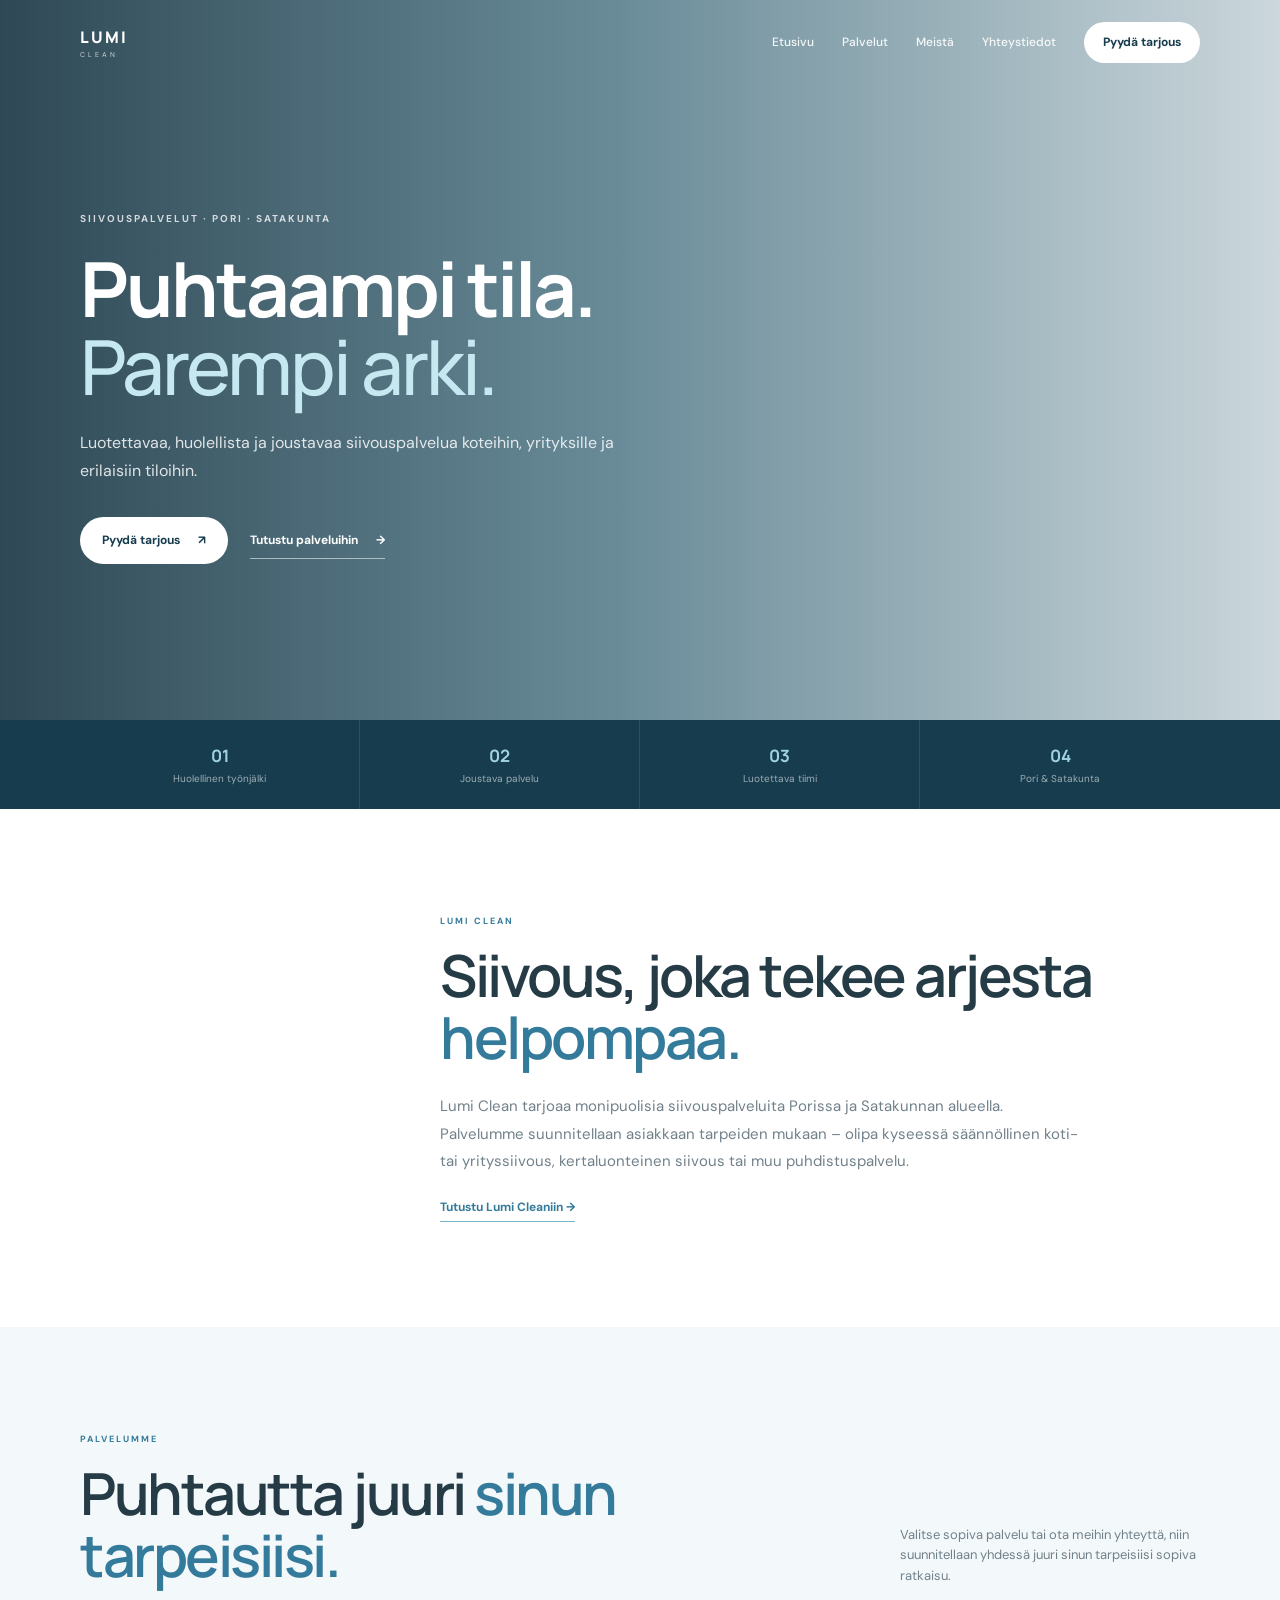
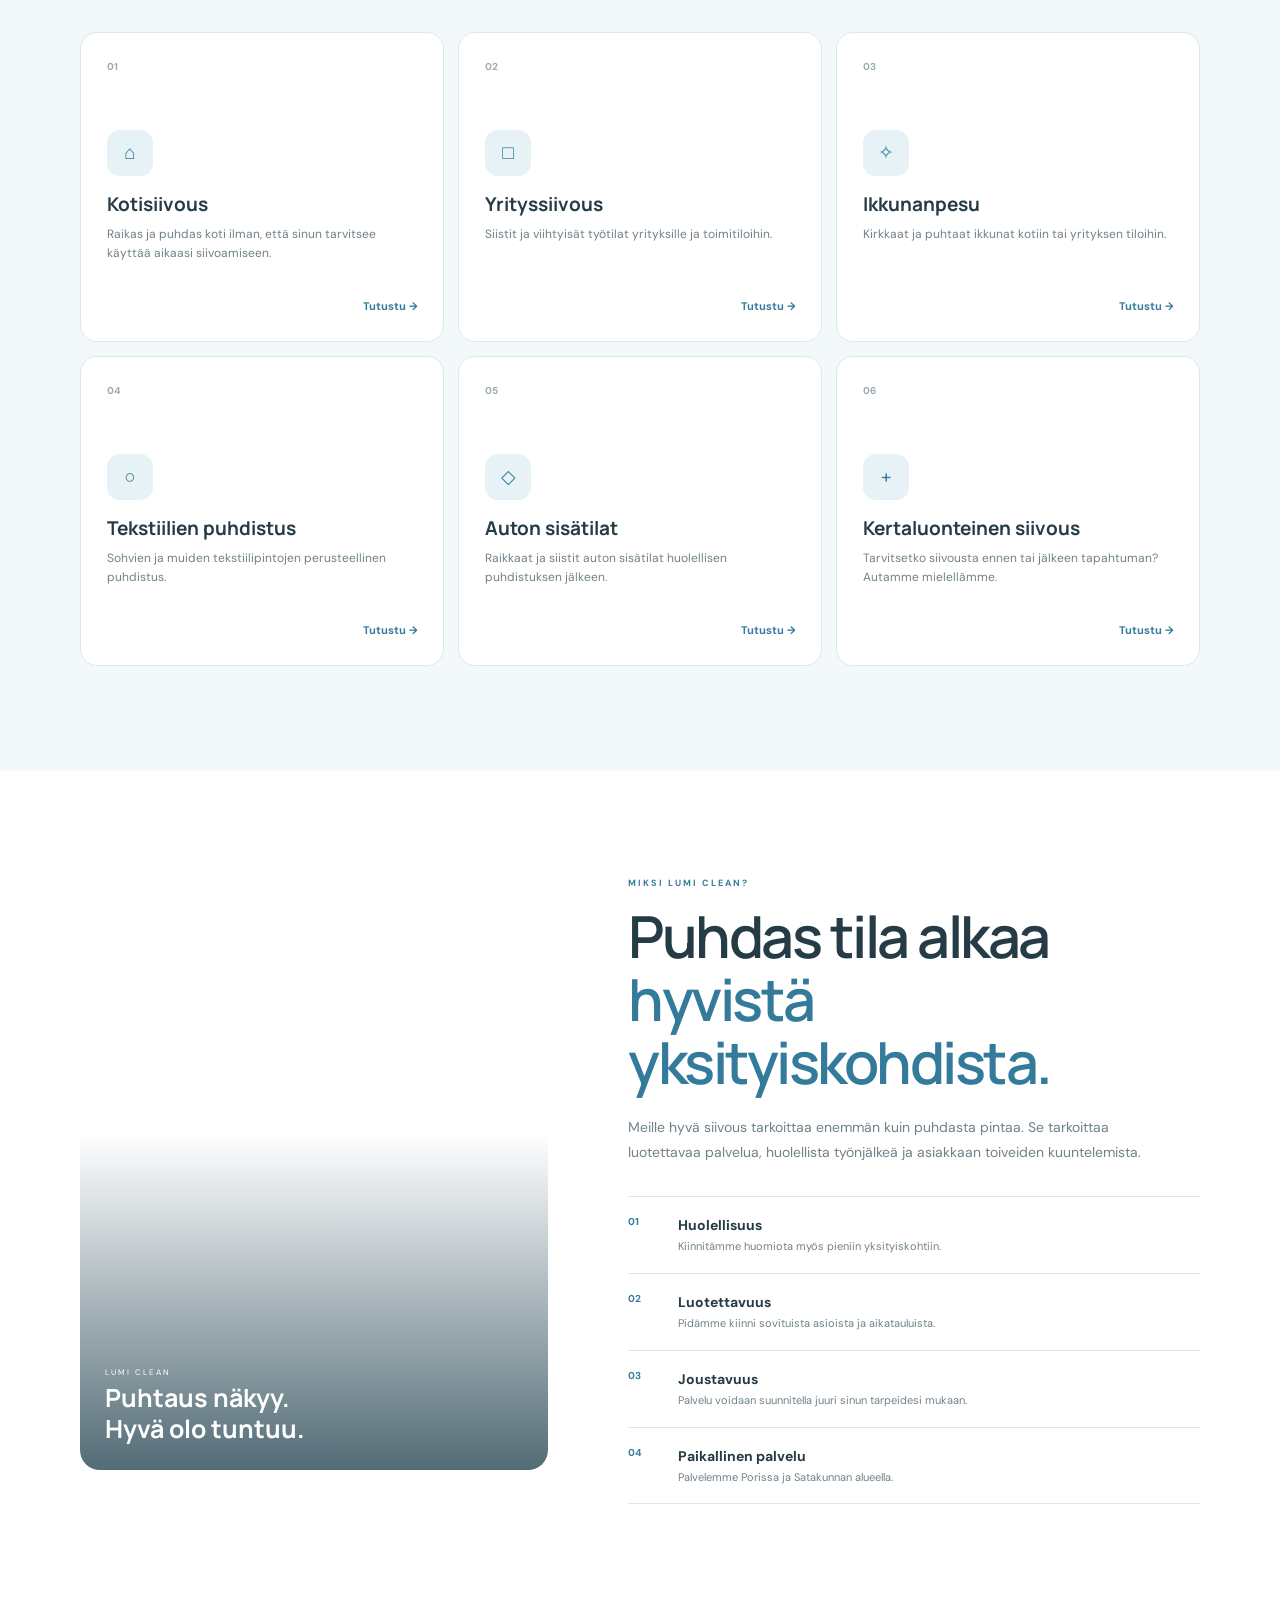
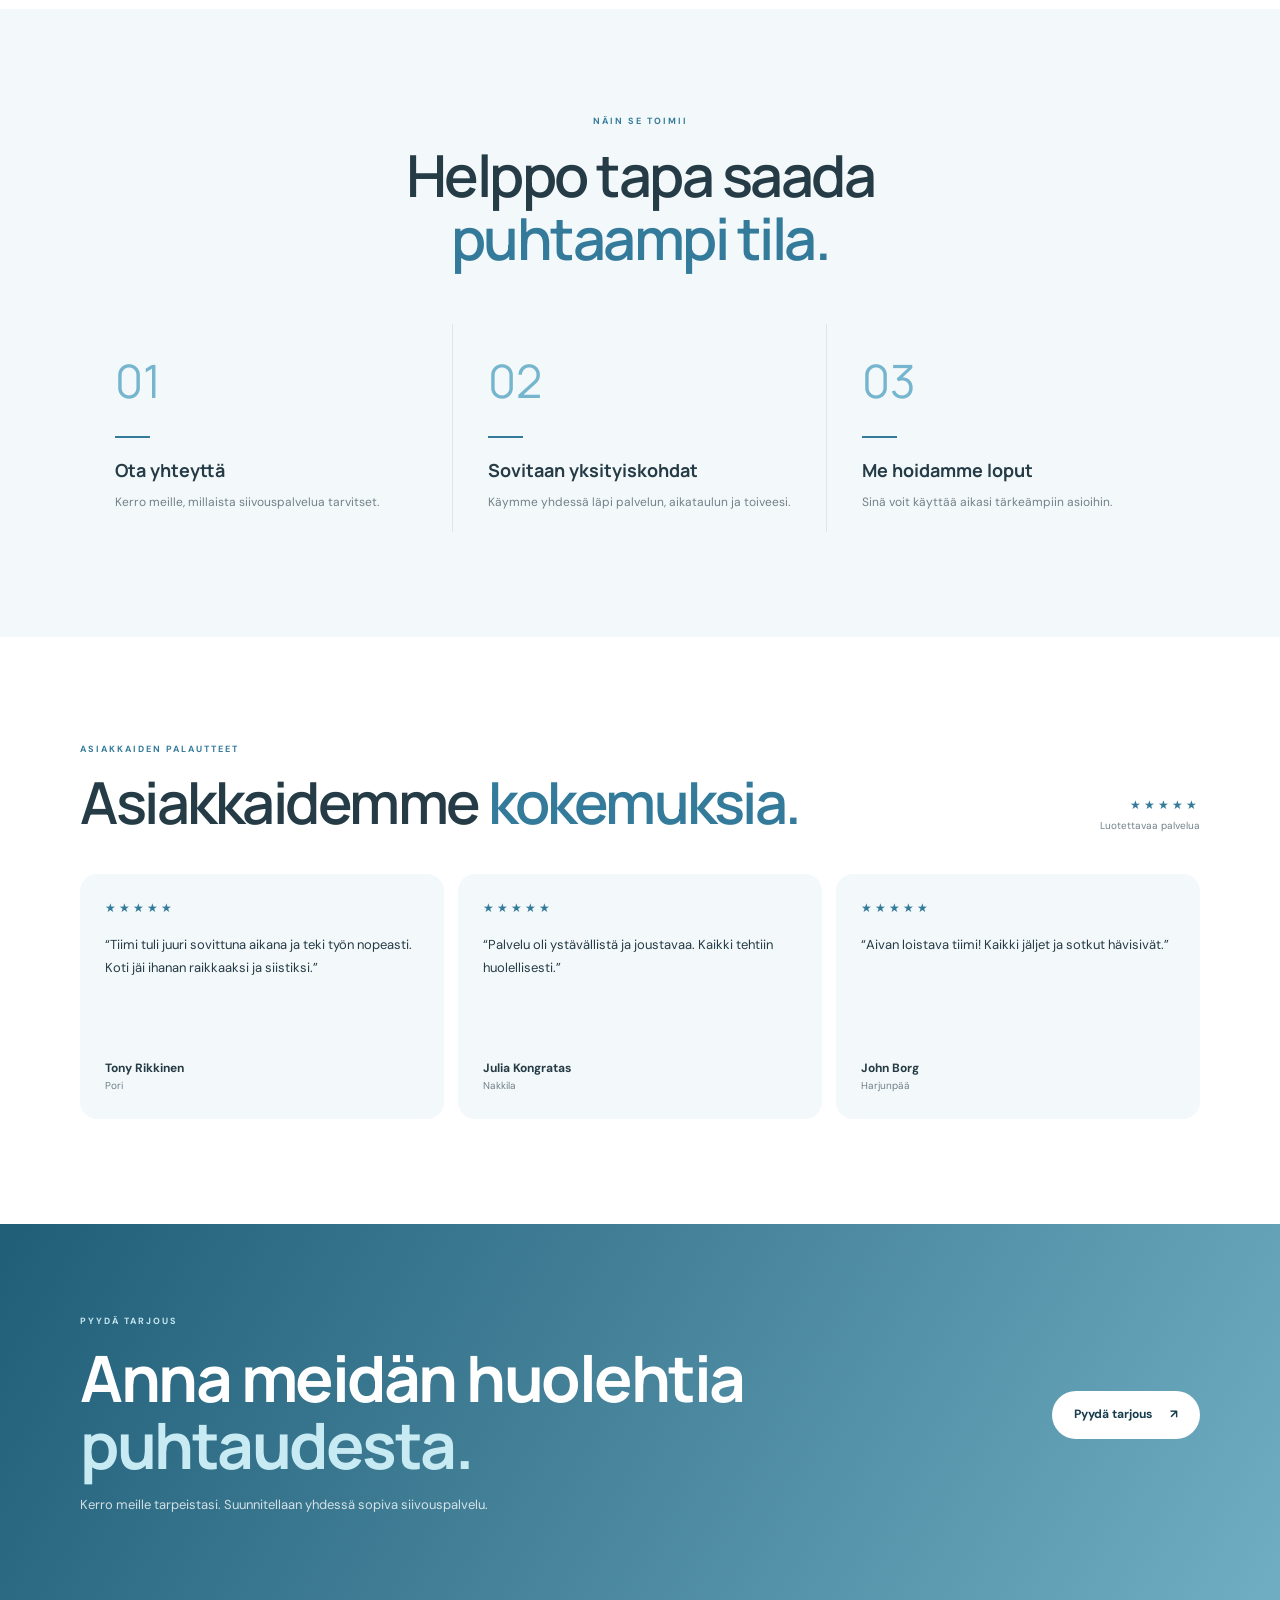
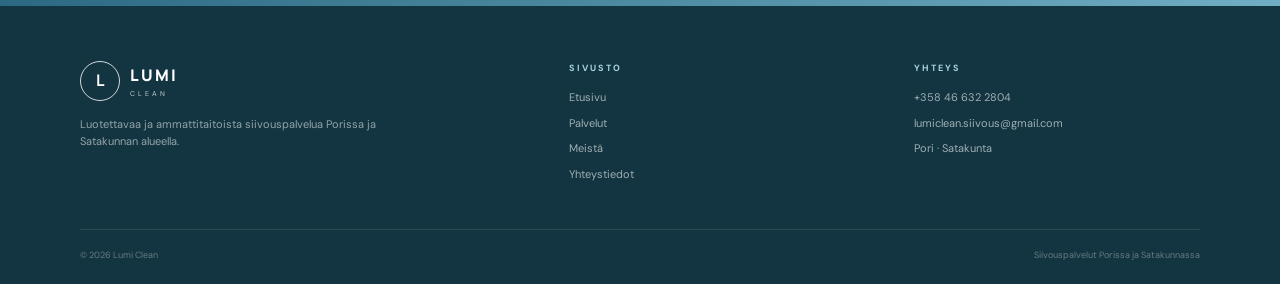
<file: index.html>
<!DOCTYPE html>
<html lang="fi">
<head>

    <meta charset="UTF-8">

    <meta name="viewport"
          content="width=device-width, initial-scale=1.0">

    <meta name="description"
          content="Lumi Clean tarjoaa laadukkaita ja luotettavia siivouspalveluita Porissa ja Satakunnan alueella.">

    <title>Lumi Clean | Siivouspalvelut</title>
    
    <link rel="icon" type="image/png" href="favicon.png">
    <!-- Google Fonts -->
    <link rel="preconnect" href="https://fonts.googleapis.com">
    <link rel="preconnect" href="https://fonts.gstatic.com" crossorigin>

    <link href="https://fonts.googleapis.com/css2?family=DM+Sans:wght@400;500;600;700&family=Manrope:wght@500;600;700;800&display=swap"
          rel="stylesheet">

<style>

:root {
    --white: #ffffff;
    --light: #f3f8fa;
    --light-blue: #e6f2f6;
    --blue: #75b5ce;
    --blue-dark: #347b9b;
    --navy: #163c4e;
    --text: #253b45;
    --muted: #71818a;
    --border: #dce7eb;
}

* {
    box-sizing: border-box;
    margin: 0;
    padding: 0;
}

html {
    scroll-behavior: smooth;
}

body {
    font-family: "DM Sans", sans-serif;
    color: var(--text);
    background: var(--white);
    line-height: 1.6;
    overflow-x: hidden;
}

img {
    max-width: 100%;
    display: block;
}

a {
    color: inherit;
    text-decoration: none;
}

button {
    font-family: inherit;
}

.container {
    width: min(1120px, calc(100% - 36px));
    margin: 0 auto;
}

/* =========================================
   HEADER
========================================= */

.header {
    position: absolute;
    top: 0;
    left: 0;
    width: 100%;
    z-index: 100;
    padding: 22px 0;
}

.header-inner {
    display: flex;
    align-items: center;
    justify-content: space-between;
}

.logo {
    display: flex;
    align-items: center;
    gap: 10px;
    color: white;
}

.logo-circle {
    width: 40px;
    height: 40px;
    border: 1px solid rgba(255,255,255,.8);
    border-radius: 50%;
    display: flex;
    align-items: center;
    justify-content: center;
    font-family: "Manrope";
    font-weight: 700;
    font-size: 16px;
}

.logo-name {
    font-family: "Manrope";
    font-weight: 800;
    font-size: 16px;
    letter-spacing: 2px;
}

.logo-sub {
    display: block;
    font-size: 7px;
    letter-spacing: 3px;
    margin-top: -1px;
    opacity: .75;
}

.nav {
    display: flex;
    align-items: center;
    gap: 28px;
}

.nav a {
    color: rgba(255,255,255,.92);
    font-size: 12px;
    font-weight: 500;
    transition: .25s;
}

.nav a:hover {
    opacity: .65;
}

.nav-button {
    background: white;
    color: var(--navy) !important;
    padding: 11px 19px;
    border-radius: 50px;
    font-weight: 700 !important;
}

.menu-button {
    display: none;
    width: 42px;
    height: 42px;
    border: 0;
    background: white;
    border-radius: 50%;
    cursor: pointer;
}

.menu-button span {
    display: block;
    width: 19px;
    height: 2px;
    background: var(--navy);
    margin: 4px auto;
}

/* =========================================
   HERO
========================================= */

.hero {
    position: relative;
    min-height: 720px;
    display: flex;
    align-items: center;
    color: white;
    overflow: hidden;
}

.hero-background {
    position: absolute;
    inset: 0;

    background-image:
        url("https://ntpropertycare.com/wp-content/uploads/2024/02/clean-window-1-scaled.jpg");

    background-size: cover;
    background-position: center;

    animation: heroZoom 12s ease-out both;
}

.hero-overlay {
    position: absolute;
    inset: 0;

    background:
        linear-gradient(
            90deg,
            rgba(12,43,57,.86) 0%,
            rgba(20,73,94,.64) 48%,
            rgba(20,73,94,.22) 100%
        );
}

.hero-content {
    position: relative;
    z-index: 2;
    padding-top: 55px;
}

.hero-text {
    max-width: 690px;
    animation: fadeUp 1s ease-out both;
}

.hero-label {
    font-size: 10px;
    font-weight: 700;
    letter-spacing: 2px;
    color: rgba(255,255,255,.78);
    margin-bottom: 22px;
    animation: fadeUp .8s ease-out .1s both;
}

.hero h1 {
    font-family: "Manrope";
    font-size: clamp(46px, 6vw, 76px);
    line-height: 1.03;
    letter-spacing: -3px;
    font-weight: 700;
    margin-bottom: 24px;
    animation: fadeUp .9s ease-out .18s both;
}

.hero h1 span {
    display: block;
    color: #c6e8f1;
    font-weight: 500;
}

.hero-description {
    max-width: 570px;
    color: rgba(255,255,255,.84);
    font-size: 16px;
    line-height: 1.75;
    margin-bottom: 32px;
    animation: fadeUp .9s ease-out .3s both;
}

.hero-buttons {
    display: flex;
    align-items: center;
    gap: 22px;
    animation: fadeUp .9s ease-out .42s both;
}

.button {
    display: inline-flex;
    align-items: center;
    justify-content: center;
    gap: 18px;
    padding: 14px 22px;
    border-radius: 50px;
    font-size: 12px;
    font-weight: 700;
    transition: .3s;
}

.button:hover {
    transform: translateY(-3px);
}

.button-white {
    background: white;
    color: var(--navy);
}

.button-outline {
    color: white;
    border-bottom: 1px solid rgba(255,255,255,.55);
    border-radius: 0;
    padding: 8px 0;
}

/* =========================================
   TRUST
========================================= */

.trust {
    background: var(--navy);
    color: white;
}

.trust-grid {
    display: grid;
    grid-template-columns: repeat(4,1fr);
}

.trust-item {
    padding: 22px 20px;
    border-right: 1px solid rgba(255,255,255,.1);
    text-align: center;

    opacity: 0;
    transform: translateY(18px);
}

.trust-item.show {
    animation: fadeUp .7s ease-out both;
}

.trust-item:nth-child(1).show {
    animation-delay: .05s;
}

.trust-item:nth-child(2).show {
    animation-delay: .12s;
}

.trust-item:nth-child(3).show {
    animation-delay: .19s;
}

.trust-item:nth-child(4).show {
    animation-delay: .26s;
}

.trust-item:last-child {
    border-right: 0;
}

.trust-number {
    color: #9fd2e2;
    font-family: "Manrope";
    font-weight: 700;
    font-size: 17px;
}

.trust-item p {
    color: rgba(255,255,255,.58);
    font-size: 10px;
    margin-top: 2px;
}

/* =========================================
   GENERAL
========================================= */

.section {
    padding: 105px 0;
}

.section-label {
    color: var(--blue-dark);
    font-size: 9px;
    font-weight: 700;
    letter-spacing: 2px;
    margin-bottom: 15px;
}

.section-title {
    font-family: "Manrope";
    font-size: clamp(38px,5vw,58px);
    line-height: 1.08;
    letter-spacing: -2.5px;
    font-weight: 600;
}

.section-title span {
    color: var(--blue-dark);
}

/* =========================================
   INTRO
========================================= */

.intro {
    background: white;
}

.intro-content {
    max-width: 760px;
    margin-left: auto;

    opacity: 0;
    transform: translateY(30px);
}

.intro-content.show {
    animation: fadeUp .8s ease-out both;
}

.intro-text {
    color: var(--muted);
    font-size: 15px;
    line-height: 1.85;
    margin-top: 24px;
    max-width: 650px;
}

.text-link {
    display: inline-flex;
    margin-top: 22px;
    color: var(--blue-dark);
    font-size: 12px;
    font-weight: 700;
    border-bottom: 1px solid var(--blue);
    padding-bottom: 4px;
    transition: .25s;
}

.text-link:hover {
    transform: translateX(5px);
}

/* =========================================
   SERVICES
========================================= */

.services {
    background: var(--light);
}

.services-header {
    display: flex;
    align-items: flex-end;
    justify-content: space-between;
    gap: 40px;
    margin-bottom: 45px;
}

.services-intro {
    color: var(--muted);
    max-width: 300px;
    font-size: 13px;
}

.services-grid {
    display: grid;
    grid-template-columns: repeat(3,1fr);
    gap: 14px;
}

.service {
    background: white;
    border: 1px solid var(--border);
    border-radius: 17px;
    padding: 26px;
    min-height: 310px;
    position: relative;

    opacity: 0;
    transform: translateY(35px);

    transition:
        opacity .7s ease,
        transform .7s ease,
        box-shadow .3s ease,
        border-color .3s ease;
}

.service.show {
    opacity: 1;
    transform: translateY(0);
}

.service:hover {
    transform: translateY(-5px);
    box-shadow:
        0 20px 50px rgba(30,80,100,.1);
    border-color: transparent;
}

.service-number {
    color: #9aaab1;
    font-size: 10px;
    font-weight: 700;
}

.service-icon {
    width: 46px;
    height: 46px;
    background: var(--light-blue);
    color: var(--blue-dark);
    border-radius: 13px;
    display: flex;
    align-items: center;
    justify-content: center;
    font-size: 19px;
    margin-top: 55px;
    margin-bottom: 17px;

    transition: transform .3s ease;
}

.service:hover .service-icon {
    transform: scale(1.08) rotate(-3deg);
}

.service h3 {
    font-family: "Manrope";
    font-size: 19px;
    line-height: 1.25;
    margin-bottom: 8px;
}

.service p {
    color: var(--muted);
    font-size: 12px;
    line-height: 1.65;
}

.service-link {
    position: absolute;
    bottom: 25px;
    right: 25px;
    color: var(--blue-dark);
    font-size: 11px;
    font-weight: 700;
    transition: .25s;
}

.service-link:hover {
    transform: translateX(4px);
}

/* =========================================
   WHY
========================================= */

.why {
    background: white;
}

.why-grid {
    display: grid;
    grid-template-columns: .9fr 1.1fr;
    gap: 80px;
    align-items: center;

    opacity: 0;
    transform: translateY(30px);
}

.why-grid.show {
    animation: fadeUp .9s ease-out both;
}

.why-image {
    min-height: 560px;
    border-radius: 20px;

    background-image:
        linear-gradient(
            180deg,
            transparent 40%,
            rgba(10,45,60,.7)
        ),
        url("https://images.unsplash.com/photo-1527515637462-cff94eecc1ac?auto=format&fit=crop&w=1200&q=85");

    background-size: cover;
    background-position: center;
    position: relative;

    transition: transform .5s ease;
}

.why-image:hover {
    transform: scale(1.015);
}

.why-image-text {
    position: absolute;
    bottom: 25px;
    left: 25px;
    color: white;
}

.why-image-text small {
    display: block;
    font-size: 8px;
    letter-spacing: 2px;
    margin-bottom: 5px;
}

.why-image-text strong {
    font-family: "Manrope";
    font-size: 25px;
    line-height: 1.1;
}

.why-description {
    color: var(--muted);
    font-size: 14px;
    line-height: 1.8;
    margin: 22px 0 30px;
    max-width: 550px;
}

.advantages {
    border-top: 1px solid var(--border);
}

.advantage {
    display: grid;
    grid-template-columns: 35px 1fr;
    gap: 15px;
    padding: 17px 0;
    border-bottom: 1px solid var(--border);
    transition: padding-left .25s ease;
}

.advantage:hover {
    padding-left: 5px;
}

.advantage-number {
    color: var(--blue-dark);
    font-size: 10px;
    font-weight: 700;
}

.advantage h3 {
    font-size: 14px;
    margin-bottom: 2px;
}

.advantage p {
    color: var(--muted);
    font-size: 11px;
}

/* =========================================
   PROCESS
========================================= */

.process {
    background: var(--light);
}

.process-heading {
    text-align: center;
    max-width: 650px;
    margin: 0 auto 55px;

    opacity: 0;
    transform: translateY(30px);
}

.process-heading.show {
    animation: fadeUp .8s ease-out both;
}

.steps {
    display: grid;
    grid-template-columns: repeat(3,1fr);

    opacity: 0;
    transform: translateY(30px);
}

.steps.show {
    animation: fadeUp .9s ease-out .1s both;
}

.step {
    padding: 20px 35px;
    border-right: 1px solid var(--border);
    transition: transform .3s ease;
}

.step:hover {
    transform: translateY(-4px);
}

.step:last-child {
    border-right: 0;
}

.step-number {
    font-family: "Manrope";
    font-size: 46px;
    color: var(--blue);
}

.step-line {
    width: 35px;
    height: 2px;
    background: var(--blue-dark);
    margin: 18px 0;
}

.step h3 {
    font-family: "Manrope";
    font-size: 18px;
    margin-bottom: 7px;
}

.step p {
    color: var(--muted);
    font-size: 12px;
    line-height: 1.7;
}

/* =========================================
   REVIEWS
========================================= */

.reviews {
    background: white;
}

.reviews-header {
    display: flex;
    justify-content: space-between;
    align-items: flex-end;
    margin-bottom: 40px;

    opacity: 0;
    transform: translateY(30px);
}

.reviews-header.show {
    animation: fadeUp .8s ease-out both;
}

.rating {
    text-align: right;
}

.stars {
    color: var(--blue-dark);
    letter-spacing: 3px;
    font-size: 12px;
}

.rating p {
    color: var(--muted);
    font-size: 10px;
    margin-top: 3px;
}

.review-grid {
    display: grid;
    grid-template-columns: repeat(3,1fr);
    gap: 14px;

    opacity: 0;
    transform: translateY(30px);
}

.review-grid.show {
    animation: fadeUp .9s ease-out .1s both;
}

.review {
    background: var(--light);
    border-radius: 17px;
    padding: 25px;
    transition: transform .3s ease, box-shadow .3s ease;
}

.review:hover {
    transform: translateY(-5px);
    box-shadow: 0 18px 40px rgba(30,80,100,.08);
}

.review-text {
    font-size: 13px;
    line-height: 1.75;
    min-height: 105px;
    margin-top: 16px;
}

.review-name {
    font-size: 12px;
    font-weight: 700;
    margin-top: 20px;
}

.review-location {
    color: var(--muted);
    font-size: 10px;
}

/* =========================================
   CTA
========================================= */

.cta {
    background:
        linear-gradient(
            120deg,
            #205d77,
            #70aec3
        );

    color: white;
    padding: 90px 0;
}

.cta-inner {
    display: flex;
    align-items: center;
    justify-content: space-between;
    gap: 50px;

    opacity: 0;
    transform: translateY(30px);
}

.cta-inner.show {
    animation: fadeUp .9s ease-out both;
}

.cta-title {
    font-family: "Manrope";
    font-size: clamp(40px,5vw,64px);
    line-height: 1.05;
    letter-spacing: -2.5px;
    max-width: 700px;
}

.cta-title span {
    color: #c8eaf3;
}

.cta-text {
    color: rgba(255,255,255,.78);
    font-size: 13px;
    max-width: 480px;
    margin-top: 17px;
}

/* =========================================
   FOOTER
========================================= */

.footer {
    background: #123541;
    color: white;
    padding: 55px 0 22px;
}

.footer-grid {
    display: grid;
    grid-template-columns: 1.5fr 1fr 1fr;
    gap: 60px;
    padding-bottom: 45px;
}

.footer-description {
    color: rgba(255,255,255,.55);
    font-size: 11px;
    max-width: 300px;
    margin-top: 15px;
}

.footer-title {
    color: #a8d5e3;
    font-size: 9px;
    font-weight: 700;
    letter-spacing: 2px;
    margin-bottom: 14px;
}

.footer-links {
    display: flex;
    flex-direction: column;
    gap: 8px;
}

.footer-links a,
.footer-links span {
    color: rgba(255,255,255,.6);
    font-size: 11px;
}

.footer-links a {
    transition: .25s;
}

.footer-links a:hover {
    color: white;
    transform: translateX(3px);
}

.footer-bottom {
    border-top: 1px solid rgba(255,255,255,.1);
    padding-top: 18px;
    color: rgba(255,255,255,.35);
    font-size: 9px;
    display: flex;
    justify-content: space-between;
    gap: 20px;
}

/* =========================================
   ANIMATIONS
========================================= */

@keyframes fadeUp {

    from {
        opacity: 0;
        transform: translateY(28px);
    }

    to {
        opacity: 1;
        transform: translateY(0);
    }

}

@keyframes heroZoom {

    from {
        transform: scale(1.04);
    }

    to {
        transform: scale(1);
    }

}

/* =========================================
   MOBILE
========================================= */

@media (max-width: 850px) {

    .nav {
        display: none;
    }

    .menu-button {
        display: block;
    }

    .hero {
        min-height: 680px;
    }

    .trust-grid {
        grid-template-columns: repeat(2,1fr);
    }

    .trust-item:nth-child(2) {
        border-right: 0;
    }

    .services-grid {
        grid-template-columns: repeat(2,1fr);
    }

    .why-grid {
        grid-template-columns: 1fr;
        gap: 45px;
    }

    .why-image {
        min-height: 450px;
    }

    .steps {
        grid-template-columns: 1fr;
    }

    .step {
        border-right: 0;
        border-bottom: 1px solid var(--border);
        padding: 25px 0;
    }

    .step:last-child {
        border-bottom: 0;
    }

    .review-grid {
        grid-template-columns: 1fr;
    }

    .review-text {
        min-height: auto;
    }

    .cta-inner {
        display: block;
    }

    .cta .button {
        margin-top: 28px;
    }

    .footer-grid {
        grid-template-columns: 1fr 1fr;
    }
}

/* =========================================
   SMALL PHONES
========================================= */

@media (max-width: 560px) {

    .container {
        width: calc(100% - 30px);
    }

    .header {
        padding: 17px 0;
    }

    .logo-circle {
        width: 36px;
        height: 36px;
    }

    .logo-name {
        font-size: 15px;
    }

    .hero {
        min-height: 650px;
        align-items: center;
    }

    .hero-content {
        padding-top: 50px;
    }

    .hero-label {
        font-size: 8px;
        letter-spacing: 1.4px;
        margin-bottom: 16px;
    }

    .hero h1 {
        font-size: 46px;
        letter-spacing: -2.2px;
        line-height: 1.02;
        margin-bottom: 20px;
    }

    .hero-description {
        font-size: 14px;
        line-height: 1.65;
        max-width: 330px;
        margin-bottom: 27px;
    }

    .hero-buttons {
        flex-direction: column;
        align-items: flex-start;
        gap: 13px;
    }

    .button {
        font-size: 11px;
        padding: 13px 20px;
    }

    .section {
        padding: 75px 0;
    }

    .section-title {
        font-size: 39px;
        letter-spacing: -1.8px;
    }

    .intro-content {
        margin: 0;
    }

    .intro-text {
        font-size: 13px;
    }

    .services-header {
        display: block;
        margin-bottom: 32px;
    }

    .services-intro {
        margin-top: 17px;
        font-size: 12px;
    }

    .services-grid {
        grid-template-columns: 1fr;
        gap: 12px;
    }

    .service {
        min-height: 300px;
        padding: 23px;
    }

    .service-icon {
        margin-top: 45px;
    }

    .why-image {
        min-height: 400px;
    }

    .why-image-text strong {
        font-size: 22px;
    }

    .reviews-header {
        display: block;
    }

    .rating {
        text-align: left;
        margin-top: 18px;
    }

    .cta {
        padding: 70px 0;
    }

    .cta-title {
        font-size: 42px;
        letter-spacing: -2px;
    }

    .footer-grid {
        grid-template-columns: 1fr;
        gap: 35px;
    }

    .footer-bottom {
        flex-direction: column;
        gap: 7px;
    }

}

</style>

</head>

<body>

<header class="header">

    <div class="container header-inner">

        <a href="index.html" class="logo">

            <div>
                <div class="logo-name">
                    LUMI
                </div>

                <span class="logo-sub">
                    CLEAN
                </span>
            </div>

        </a>

        <nav class="nav">

            <a href="index.html">
                Etusivu
            </a>

            <a href="palvelut.html">
                Palvelut
            </a>

            <a href="meista.html">
                Meistä
            </a>

            <a href="yhteystiedot.html">
                Yhteystiedot
            </a>

            <a href="yhteystiedot.html"
               class="nav-button">
                Pyydä tarjous
            </a>

        </nav>

        <button class="menu-button"
                id="menuButton">

            <span></span>
            <span></span>
            <span></span>

        </button>

    </div>

</header>

<section class="hero">

    <div class="hero-background"></div>

    <div class="hero-overlay"></div>

    <div class="container hero-content">

        <div class="hero-text">

            <div class="hero-label">
                SIIVOUSPALVELUT · PORI · SATAKUNTA
            </div>

            <h1>
                Puhtaampi tila.
                <span>
                    Parempi arki.
                </span>
            </h1>

            <p class="hero-description">
                Luotettavaa, huolellista ja joustavaa
                siivouspalvelua koteihin, yrityksille
                ja erilaisiin tiloihin.
            </p>

            <div class="hero-buttons">

                <a href="yhteystiedot.html"
                   class="button button-white">

                    Pyydä tarjous
                    <span>↗</span>

                </a>

                <a href="palvelut.html"
                   class="button button-outline">

                    Tutustu palveluihin
                    <span>→</span>

                </a>

            </div>

        </div>

    </div>

</section>

<section class="trust">

    <div class="container trust-grid">

        <div class="trust-item">
            <div class="trust-number">01</div>
            <p>Huolellinen työnjälki</p>
        </div>

        <div class="trust-item">
            <div class="trust-number">02</div>
            <p>Joustava palvelu</p>
        </div>

        <div class="trust-item">
            <div class="trust-number">03</div>
            <p>Luotettava tiimi</p>
        </div>

        <div class="trust-item">
            <div class="trust-number">04</div>
            <p>Pori & Satakunta</p>
        </div>

    </div>

</section>

<section class="section intro">

    <div class="container">

        <div class="intro-content">

            <div class="section-label">
                LUMI CLEAN
            </div>

            <h2 class="section-title">
                Siivous, joka tekee
                arjesta
                <span>helpompaa.</span>
            </h2>

            <p class="intro-text">
                Lumi Clean tarjoaa monipuolisia
                siivouspalveluita Porissa ja Satakunnan
                alueella. Palvelumme suunnitellaan
                asiakkaan tarpeiden mukaan – olipa kyseessä
                säännöllinen koti- tai yrityssiivous,
                kertaluonteinen siivous tai muu
                puhdistuspalvelu.
            </p>

            <a href="meista.html"
               class="text-link">

                Tutustu Lumi Cleaniin
                →

            </a>

        </div>

    </div>

</section>

<section class="section services"
         id="palvelut">

    <div class="container">

        <div class="services-header">

            <div>

                <div class="section-label">
                    PALVELUMME
                </div>

                <h2 class="section-title">
                    Puhtautta juuri
                    <span>sinun tarpeisiisi.</span>
                </h2>

            </div>

            <p class="services-intro">
                Valitse sopiva palvelu tai ota meihin
                yhteyttä, niin suunnitellaan yhdessä
                juuri sinun tarpeisiisi sopiva ratkaisu.
            </p>

        </div>

        <div class="services-grid">

            <article class="service">

                <div class="service-number">01</div>

                <div class="service-icon">⌂</div>

                <h3>Kotisiivous</h3>

                <p>
                    Raikas ja puhdas koti ilman,
                    että sinun tarvitsee käyttää
                    aikaasi siivoamiseen.
                </p>

                <a href="palvelut.html"
                   class="service-link">
                    Tutustu →
                </a>

            </article>

            <article class="service">

                <div class="service-number">02</div>

                <div class="service-icon">□</div>

                <h3>Yrityssiivous</h3>

                <p>
                    Siistit ja viihtyisät työtilat
                    yrityksille ja toimitiloihin.
                </p>

                <a href="palvelut.html"
                   class="service-link">
                    Tutustu →
                </a>

            </article>

            <article class="service">

                <div class="service-number">03</div>

                <div class="service-icon">✧</div>

                <h3>Ikkunanpesu</h3>

                <p>
                    Kirkkaat ja puhtaat ikkunat
                    kotiin tai yrityksen tiloihin.
                </p>

                <a href="palvelut.html"
                   class="service-link">
                    Tutustu →
                </a>

            </article>

            <article class="service">

                <div class="service-number">04</div>

                <div class="service-icon">○</div>

                <h3>Tekstiilien puhdistus</h3>

                <p>
                    Sohvien ja muiden tekstiilipintojen
                    perusteellinen puhdistus.
                </p>

                <a href="palvelut.html"
                   class="service-link">
                    Tutustu →
                </a>

            </article>

            <article class="service">

                <div class="service-number">05</div>

                <div class="service-icon">◇</div>

                <h3>Auton sisätilat</h3>

                <p>
                    Raikkaat ja siistit auton
                    sisätilat huolellisen puhdistuksen jälkeen.
                </p>

                <a href="palvelut.html"
                   class="service-link">
                    Tutustu →
                </a>

            </article>

            <article class="service">

                <div class="service-number">06</div>

                <div class="service-icon">+</div>

                <h3>Kertaluonteinen siivous</h3>

                <p>
                    Tarvitsetko siivousta ennen tai jälkeen
                    tapahtuman? Autamme mielellämme.
                </p>

                <a href="palvelut.html"
                   class="service-link">
                    Tutustu →
                </a>

            </article>

        </div>

    </div>

</section>

<section class="section why">

    <div class="container why-grid">

        <div class="why-image">

            <div class="why-image-text">

                <small>
                    LUMI CLEAN
                </small>

                <strong>
                    Puhtaus näkyy.<br>
                    Hyvä olo tuntuu.
                </strong>

            </div>

        </div>

        <div>

            <div class="section-label">
                MIKSI LUMI CLEAN?
            </div>

            <h2 class="section-title">
                Puhdas tila alkaa
                <span>hyvistä yksityiskohdista.</span>
            </h2>

            <p class="why-description">
                Meille hyvä siivous tarkoittaa enemmän
                kuin puhdasta pintaa. Se tarkoittaa
                luotettavaa palvelua, huolellista työnjälkeä
                ja asiakkaan toiveiden kuuntelemista.
            </p>

            <div class="advantages">

                <div class="advantage">

                    <div class="advantage-number">
                        01
                    </div>

                    <div>
                        <h3>Huolellisuus</h3>

                        <p>
                            Kiinnitämme huomiota myös
                            pieniin yksityiskohtiin.
                        </p>
                    </div>

                </div>

                <div class="advantage">

                    <div class="advantage-number">
                        02
                    </div>

                    <div>
                        <h3>Luotettavuus</h3>

                        <p>
                            Pidämme kiinni sovituista
                            asioista ja aikatauluista.
                        </p>
                    </div>

                </div>

                <div class="advantage">

                    <div class="advantage-number">
                        03
                    </div>

                    <div>
                        <h3>Joustavuus</h3>

                        <p>
                            Palvelu voidaan suunnitella
                            juuri sinun tarpeidesi mukaan.
                        </p>
                    </div>

                </div>

                <div class="advantage">

                    <div class="advantage-number">
                        04
                    </div>

                    <div>
                        <h3>Paikallinen palvelu</h3>

                        <p>
                            Palvelemme Porissa ja
                            Satakunnan alueella.
                        </p>
                    </div>

                </div>

            </div>

        </div>

    </div>

</section>

<section class="section process">

    <div class="container">

        <div class="process-heading">

            <div class="section-label">
                NÄIN SE TOIMII
            </div>

            <h2 class="section-title">
                Helppo tapa saada
                <span>puhtaampi tila.</span>
            </h2>

        </div>

        <div class="steps">

            <div class="step">

                <div class="step-number">01</div>

                <div class="step-line"></div>

                <h3>Ota yhteyttä</h3>

                <p>
                    Kerro meille, millaista
                    siivouspalvelua tarvitset.
                </p>

            </div>

            <div class="step">

                <div class="step-number">02</div>

                <div class="step-line"></div>

                <h3>Sovitaan yksityiskohdat</h3>

                <p>
                    Käymme yhdessä läpi palvelun,
                    aikataulun ja toiveesi.
                </p>

            </div>

            <div class="step">

                <div class="step-number">03</div>

                <div class="step-line"></div>

                <h3>Me hoidamme loput</h3>

                <p>
                    Sinä voit käyttää aikasi
                    tärkeämpiin asioihin.
                </p>

            </div>

        </div>

    </div>

</section>

<section class="section reviews">

    <div class="container">

        <div class="reviews-header">

            <div>

                <div class="section-label">
                    ASIAKKAIDEN PALAUTTEET
                </div>

                <h2 class="section-title">
                    Asiakkaidemme
                    <span>kokemuksia.</span>
                </h2>

            </div>

            <div class="rating">

                <div class="stars">
                    ★★★★★
                </div>

                <p>
                    Luotettavaa palvelua
                </p>

            </div>

        </div>

        <div class="review-grid">

            <article class="review">

                <div class="stars">
                    ★★★★★
                </div>

                <p class="review-text">
                    “Tiimi tuli juuri sovittuna aikana
                    ja teki työn nopeasti. Koti jäi
                    ihanan raikkaaksi ja siistiksi.”
                </p>

                <div class="review-name">
                    Tony Rikkinen
                </div>

                <div class="review-location">
                    Pori
                </div>

            </article>

            <article class="review">

                <div class="stars">
                    ★★★★★
                </div>

                <p class="review-text">
                    “Palvelu oli ystävällistä ja joustavaa.
                    Kaikki tehtiin huolellisesti.”
                </p>

                <div class="review-name">
                    Julia Kongratas
                </div>

                <div class="review-location">
                    Nakkila
                </div>

            </article>

            <article class="review">

                <div class="stars">
                    ★★★★★
                </div>

                <p class="review-text">
                    “Aivan loistava tiimi! Kaikki jäljet
                    ja sotkut hävisivät.”
                </p>

                <div class="review-name">
                    John Borg
                </div>

                <div class="review-location">
                    Harjunpää
                </div>

            </article>

        </div>

    </div>

</section>

<section class="cta">

    <div class="container cta-inner">

        <div>

            <div class="section-label"
                 style="color:#c6e8f1;">

                PYYDÄ TARJOUS

            </div>

            <h2 class="cta-title">
                Anna meidän huolehtia
                <span>puhtaudesta.</span>
            </h2>

            <p class="cta-text">
                Kerro meille tarpeistasi.
                Suunnitellaan yhdessä sopiva
                siivouspalvelu.
            </p>

        </div>

        <a href="yhteystiedot.html"
           class="button button-white">

            Pyydä tarjous
            <span>↗</span>

        </a>

    </div>

</section>

<footer class="footer">

    <div class="container footer-grid">

        <div>

            <a href="index.html"
               class="logo">

                <div class="logo-circle">
                    L
                </div>

                <div>

                    <div class="logo-name">
                        LUMI
                    </div>

                    <span class="logo-sub">
                        CLEAN
                    </span>

                </div>

            </a>

            <p class="footer-description">
                Luotettavaa ja ammattitaitoista
                siivouspalvelua Porissa ja
                Satakunnan alueella.
            </p>

        </div>

        <div>

            <div class="footer-title">
                SIVUSTO
            </div>

            <div class="footer-links">

                <a href="index.html">
                    Etusivu
                </a>

                <a href="palvelut.html">
                    Palvelut
                </a>

                <a href="meista.html">
                    Meistä
                </a>

                <a href="yhteystiedot.html">
                    Yhteystiedot
                </a>

            </div>

        </div>

        <div>

            <div class="footer-title">
                YHTEYS
            </div>

            <div class="footer-links">

                <a href="tel:+358466322804">
                    +358 46 632 2804
                </a>

                <a href="mailto:lumiclean.siivous@gmail.com">
                    lumiclean.siivous@gmail.com
                </a>

                <span>
                    Pori · Satakunta
                </span>

            </div>

        </div>

    </div>

    <div class="container footer-bottom">

        <span>
            © 2026 Lumi Clean
        </span>

        <span>
            Siivouspalvelut Porissa ja Satakunnassa
        </span>

    </div>

</footer>

<script>

/* =========================================
   MOBILE MENU
========================================= */

const menuButton =
    document.getElementById("menuButton");

const nav =
    document.querySelector(".nav");

menuButton.addEventListener("click", function () {

    if (nav.style.display === "flex") {

        nav.style.display = "none";

    } else {

        nav.style.display = "flex";

        nav.style.position = "absolute";

        nav.style.top = "70px";

        nav.style.left = "15px";

        nav.style.right = "15px";

        nav.style.background = "white";

        nav.style.padding = "20px";

        nav.style.borderRadius = "16px";

        nav.style.flexDirection = "column";

        nav.style.alignItems = "stretch";

        nav.style.gap = "15px";

        nav.style.boxShadow =
            "0 20px 50px rgba(20,60,75,.15)";

    }

});

document.querySelectorAll(".nav a").forEach(link => {

    link.addEventListener("click", function () {

        if (window.innerWidth <= 850) {
            nav.style.display = "none";
        }

    });

});


/* =========================================
   SCROLL ANIMATIONS
========================================= */

const animatedElements =
    document.querySelectorAll(
        ".service, .intro-content, .why-grid, .process-heading, .steps, .reviews-header, .review-grid, .cta-inner, .trust-item"
    );


const observer =
    new IntersectionObserver(
        function(entries) {

            entries.forEach(function(entry) {

                if (entry.isIntersecting) {

                    entry.target.classList.add("show");

                    observer.unobserve(entry.target);

                }

            });

        },
        {
            threshold: 0.12
        }
    );


animatedElements.forEach(function(element) {

    observer.observe(element);

});

</script>

</body>
</html>
</file>
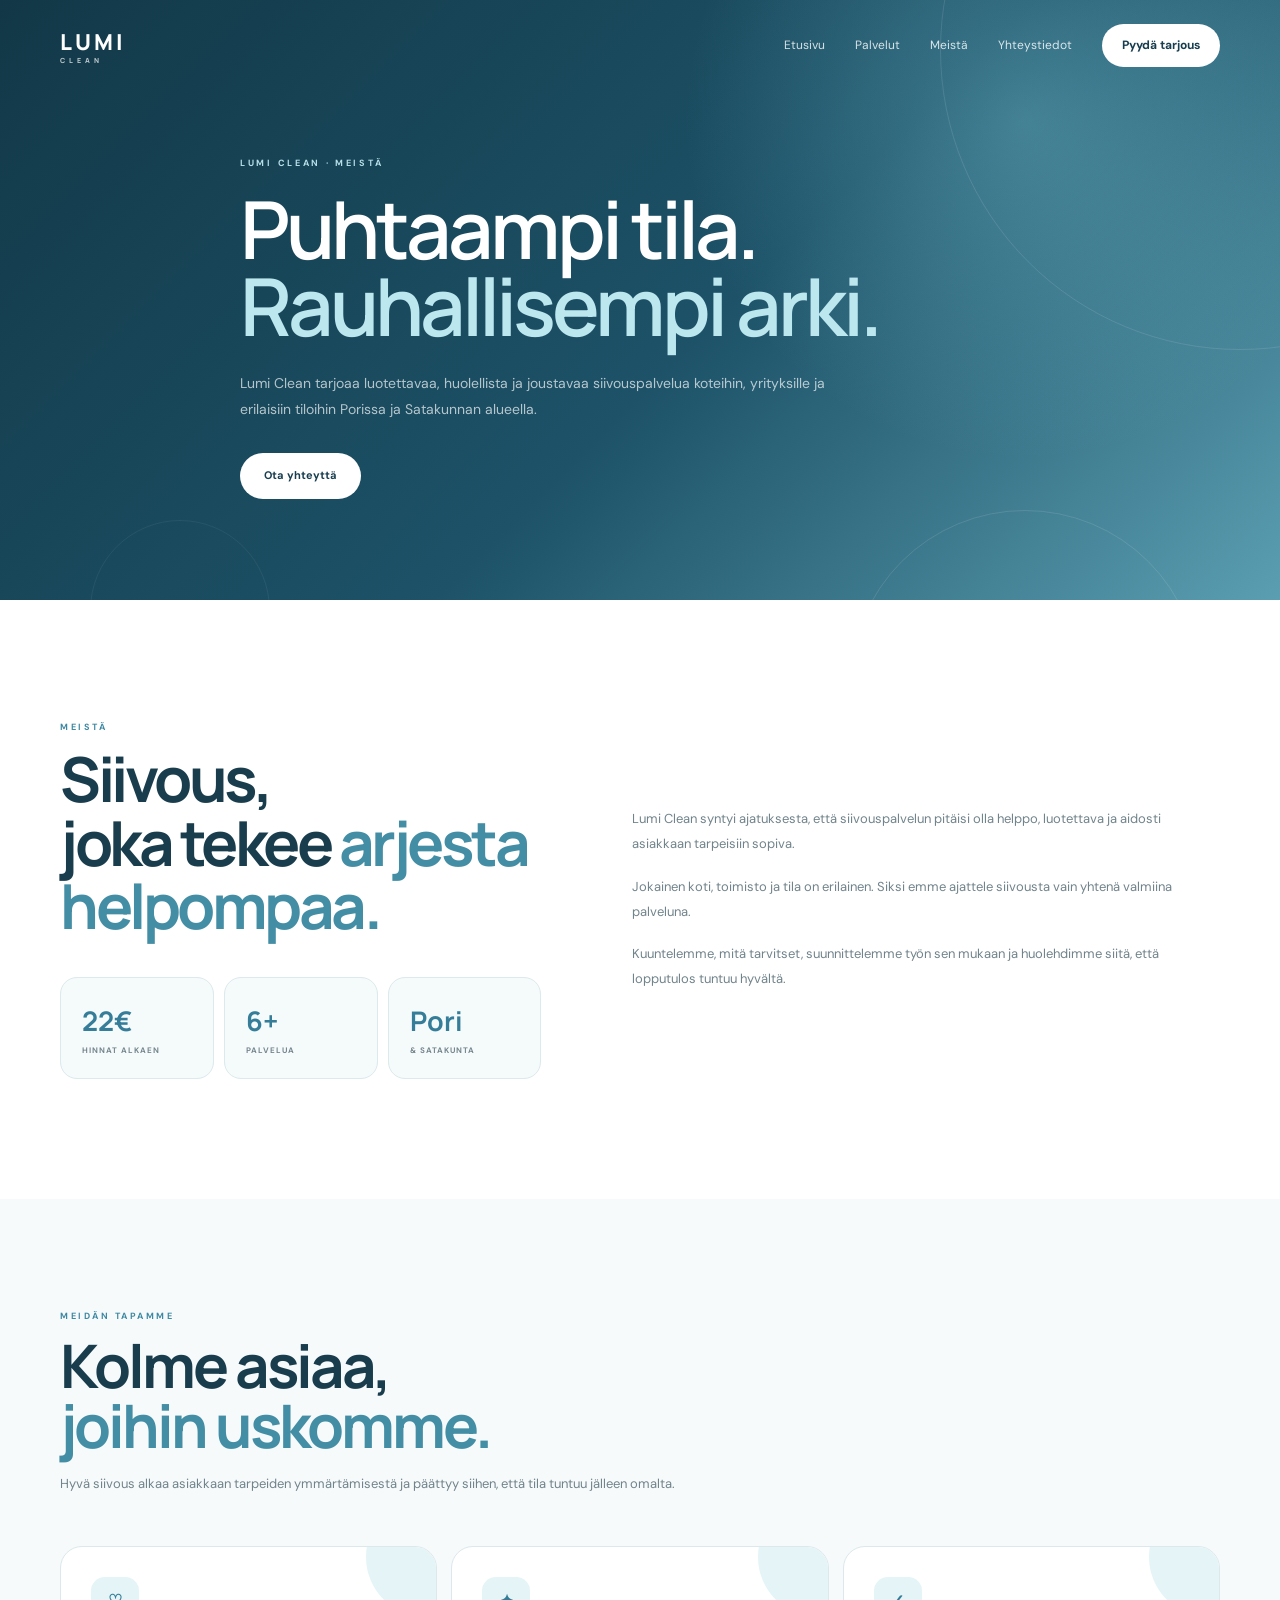
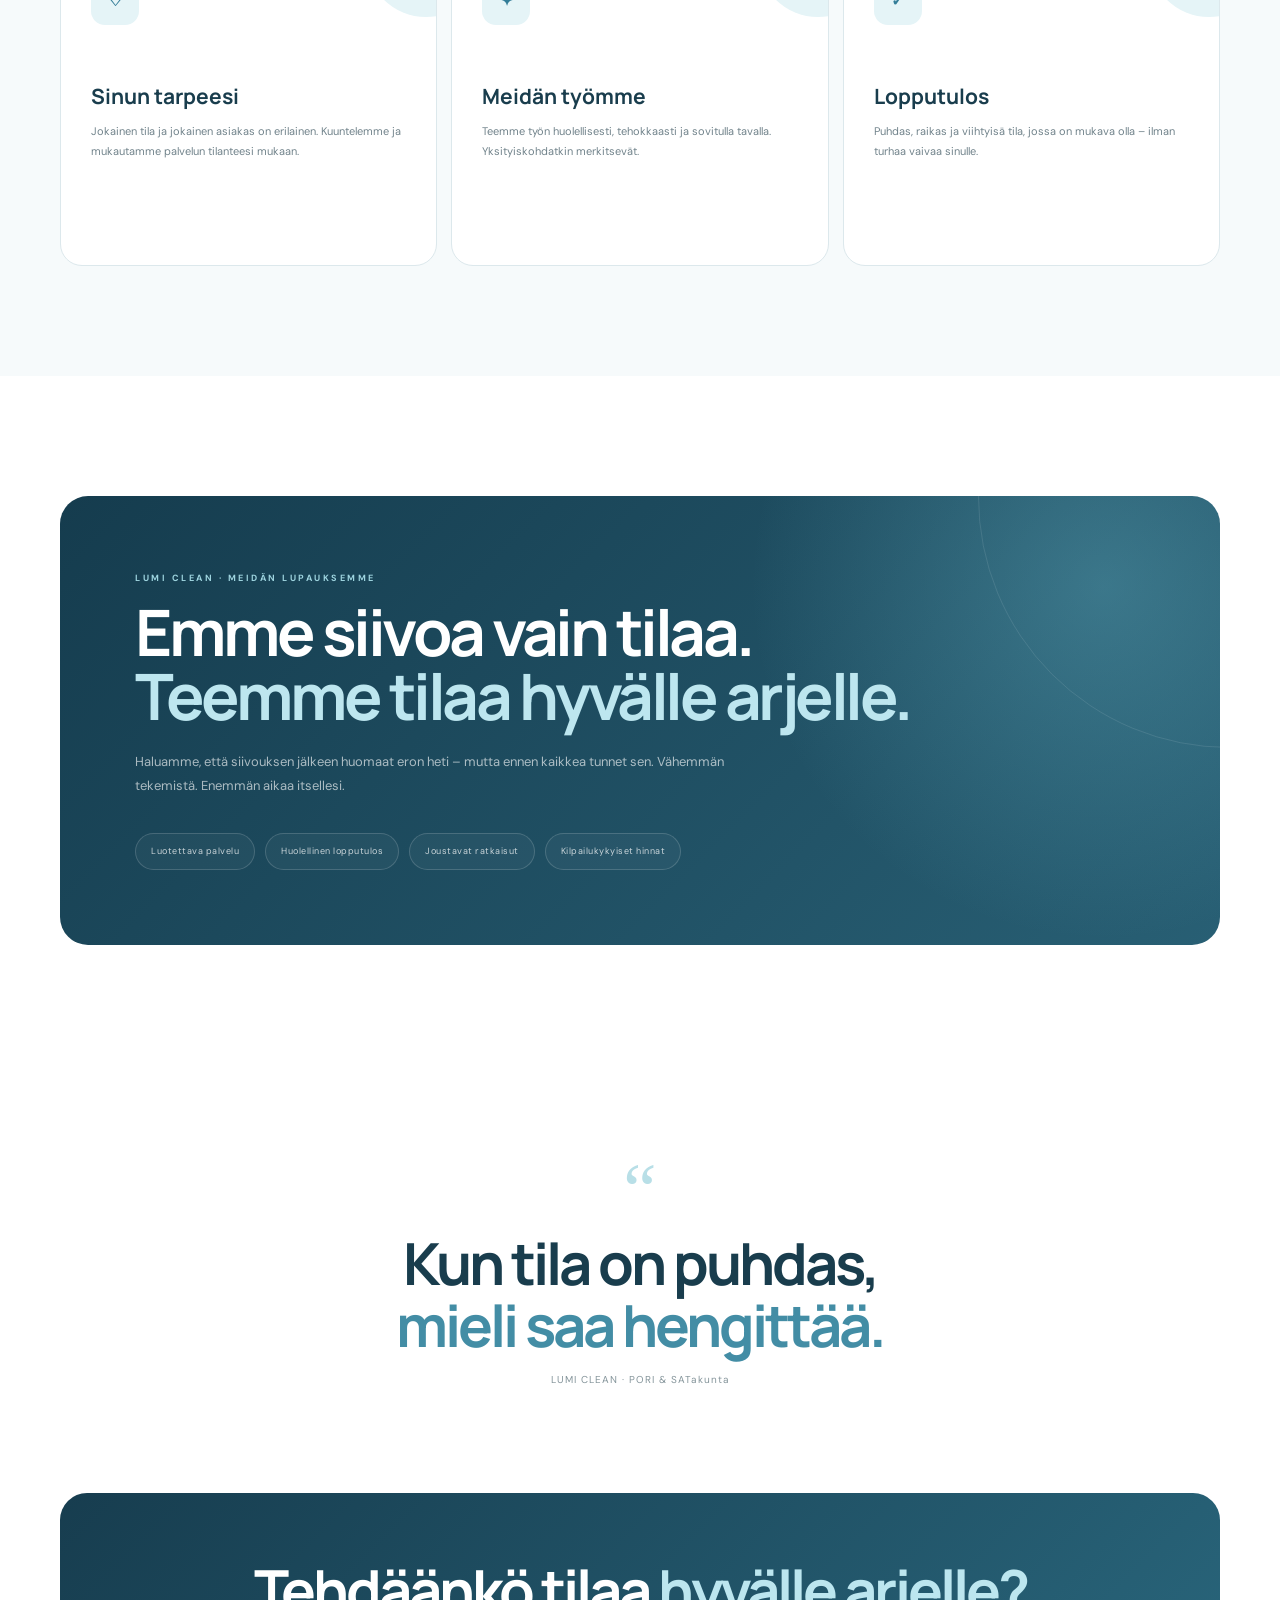
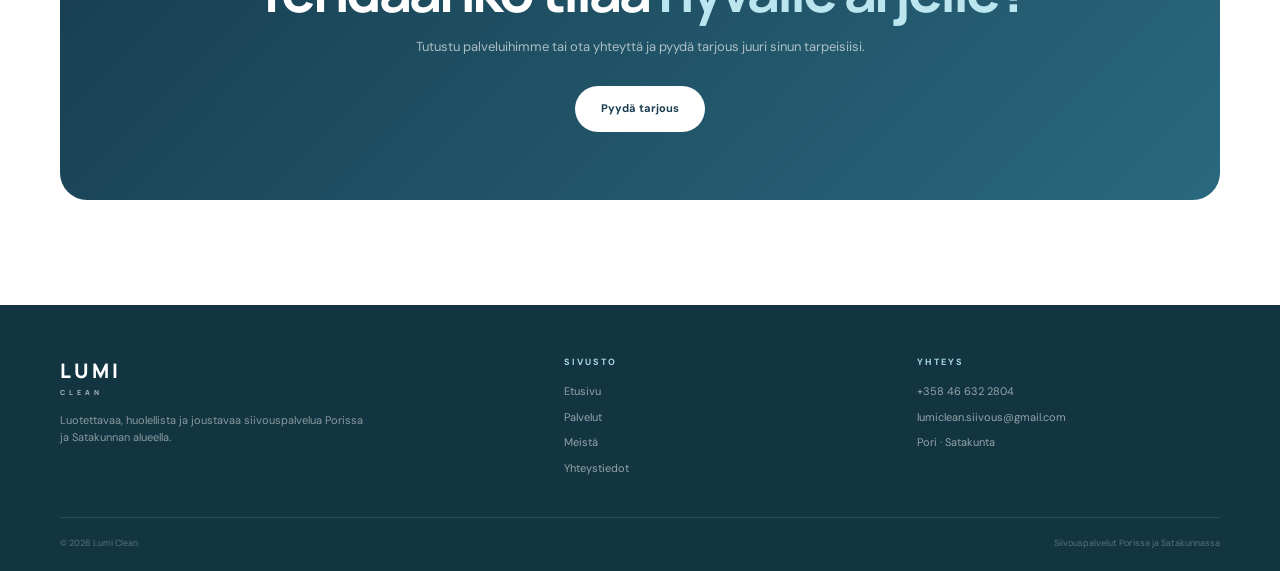
<file: meista.html>
<!DOCTYPE html>
<html lang="fi">

<head>

<meta charset="UTF-8">
<meta name="viewport" content="width=device-width, initial-scale=1.0">

<title>Meistä | Lumi Clean</title>
<link rel="icon" type="image/png" href="favicon.png">
<meta name="description" content="Tutustu Lumi Cleaniin – luotettava, huolellinen ja joustava siivouspalvelu Porissa ja Satakunnan alueella.">

<link rel="preconnect" href="https://fonts.googleapis.com">
<link rel="preconnect" href="https://fonts.gstatic.com" crossorigin>

<link href="https://fonts.googleapis.com/css2?family=DM+Sans:wght@400;500;600;700&family=Manrope:wght@500;600;700;800&display=swap" rel="stylesheet">


<style>

/* =========================
   RESET
========================= */

* {
    box-sizing: border-box;
    margin: 0;
    padding: 0;
}

html {
    scroll-behavior: smooth;
}

body {
    font-family: "DM Sans", sans-serif;
    color: #193d4d;
    background: #ffffff;
    line-height: 1.6;
    overflow-x: hidden;
}

a {
    text-decoration: none;
    color: inherit;
}

.container {
    width: min(1160px, calc(100% - 40px));
    margin: auto;
}


/* =========================
   HEADER
========================= */

header {
    position: absolute;
    top: 0;
    left: 0;
    width: 100%;
    z-index: 50;
    padding: 24px 0;
}

.header-inner {
    display: flex;
    align-items: center;
    justify-content: space-between;
}

.logo {
    color: #ffffff;
    font-family: "Manrope", sans-serif;
    font-size: 22px;
    font-weight: 800;
    letter-spacing: 3px;
}

.logo small {
    display: block;
    margin-top: -5px;
    font-size: 7px;
    letter-spacing: 4px;
    opacity: .7;
}

nav {
    display: flex;
    align-items: center;
    gap: 30px;
}

nav a {
    color: rgba(255,255,255,.82);
    font-size: 12px;
    transition: .25s;
}

nav a:hover {
    color: #ffffff;
}

.nav-button {
    padding: 12px 20px;
    border-radius: 50px;
    background: #ffffff;
    color: #173d4f !important;
    font-weight: 700;
}


/* =========================
   HERO
========================= */

.hero {
    min-height: 600px;
    position: relative;

    display: flex;
    align-items: center;

    overflow: hidden;

    color: #ffffff;

    background:
        radial-gradient(
            circle at 80% 20%,
            rgba(133,209,225,.32),
            transparent 30%
        ),
        linear-gradient(
            135deg,
            #123847 0%,
            #1d5268 55%,
            #5b9eb1 100%
        );
}


/* animated circles */

.hero-circle {
    position: absolute;

    border: 1px solid rgba(255,255,255,.11);

    border-radius: 50%;

    pointer-events: none;
}

.circle-one {
    width: 600px;
    height: 600px;

    right: -260px;
    top: -250px;

    animation: floatCircle 12s ease-in-out infinite;
}

.circle-two {
    width: 350px;
    height: 350px;

    right: 80px;
    bottom: -260px;

    animation: floatCircleTwo 10s ease-in-out infinite;
}

.circle-three {
    width: 180px;
    height: 180px;

    left: 7%;
    bottom: -100px;

    border-color: rgba(255,255,255,.06);

    animation: floatSmall 8s ease-in-out infinite;
}

@keyframes floatCircle {

    0%,100% {
        transform: translate(0,0);
    }

    50% {
        transform: translate(-20px,25px);
    }

}

@keyframes floatCircleTwo {

    0%,100% {
        transform: translate(0,0);
    }

    50% {
        transform: translate(20px,-20px);
    }

}

@keyframes floatSmall {

    0%,100% {
        transform: translateY(0);
    }

    50% {
        transform: translateY(-25px);
    }

}


.hero-content {
    position: relative;
    z-index: 5;

    max-width: 800px;

    padding-top: 55px;
}


/* hero animation */

.hero-content > * {
    opacity: 0;
    transform: translateY(25px);

    animation: heroAppear .9s ease forwards;
}

.hero-content .eyebrow {
    animation-delay: .1s;
}

.hero-content h1 {
    animation-delay: .25s;
}

.hero-content .hero-text {
    animation-delay: .4s;
}

.hero-content .hero-button {
    animation-delay: .55s;
}

@keyframes heroAppear {

    to {
        opacity: 1;
        transform: translateY(0);
    }

}


.eyebrow {
    margin-bottom: 20px;

    color: #b7dfe8;

    font-size: 9px;
    font-weight: 700;

    letter-spacing: 2.7px;
}

.hero h1 {
    font-family: "Manrope", sans-serif;

    font-size: clamp(48px, 7vw, 80px);

    line-height: .96;

    letter-spacing: -4px;

    font-weight: 600;
}

.hero h1 span {
    color: #bce7ef;
}

.hero-text {
    max-width: 600px;

    margin-top: 27px;

    color: rgba(255,255,255,.68);

    font-size: 14px;

    line-height: 1.85;
}

.hero-button {
    display: inline-block;

    margin-top: 30px;

    padding: 14px 24px;

    border-radius: 50px;

    background: #ffffff;

    color: #173d4f;

    font-size: 11px;

    font-weight: 700;

    transition: .3s;
}

.hero-button:hover {
    transform: translateY(-3px);

    box-shadow: 0 12px 30px rgba(0,0,0,.12);
}


/* =========================
   INTRO
========================= */

.intro {
    padding: 120px 0;
}

.intro-grid {
    display: grid;

    grid-template-columns: .9fr 1.1fr;

    gap: 90px;

    align-items: center;
}

.label {
    color: #3d88a2;

    font-size: 9px;

    font-weight: 700;

    letter-spacing: 2.5px;
}

.intro h2 {
    margin-top: 13px;

    font-family: "Manrope", sans-serif;

    font-size: clamp(40px, 5vw, 62px);

    line-height: 1.02;

    letter-spacing: -3.5px;
}

.intro h2 span {
    color: #438da5;
}

.intro-text p {
    margin-bottom: 18px;

    color: #71838b;

    font-size: 13px;

    line-height: 1.9;
}

.intro-text p:last-child {
    margin-bottom: 0;
}


/* =========================
   STATS
========================= */

.stats {
    display: grid;

    grid-template-columns: repeat(3,1fr);

    gap: 10px;

    margin-top: 40px;
}

.stat {
    padding: 21px;

    border: 1px solid #dce9ed;

    border-radius: 17px;

    background: #f5fafb;

    transition: .3s;
}

.stat:hover {
    transform: translateY(-5px);

    background: #eef8fa;
}

.stat-number {
    color: #357d98;

    font-family: "Manrope", sans-serif;

    font-size: 27px;

    font-weight: 700;
}

.stat-text {
    margin-top: 2px;

    color: #75868d;

    font-size: 8px;

    font-weight: 700;

    letter-spacing: 1px;

    text-transform: uppercase;
}


/* =========================
   OUR APPROACH
========================= */

.approach {
    padding: 110px 0;

    background: #f6fafb;
}

.approach-heading {
    max-width: 700px;

    margin-bottom: 50px;
}

.approach-heading h2 {
    margin-top: 12px;

    font-family: "Manrope", sans-serif;

    font-size: clamp(40px,5vw,60px);

    line-height: 1;

    letter-spacing: -3px;
}

.approach-heading h2 span {
    color: #438da5;
}

.approach-heading p {
    margin-top: 17px;

    color: #71838b;

    font-size: 13px;

    line-height: 1.8;
}


/* =========================
   APPROACH CARDS
========================= */

.approach-grid {
    display: grid;

    grid-template-columns: repeat(3,1fr);

    gap: 14px;
}

.approach-card {
    position: relative;

    min-height: 320px;

    padding: 30px;

    border-radius: 22px;

    background: #ffffff;

    border: 1px solid #dce8ec;

    overflow: hidden;

    transition:
        transform .4s ease,
        box-shadow .4s ease,
        border-color .4s ease;
}

.approach-card::before {
    content: "";

    position: absolute;

    width: 120px;
    height: 120px;

    right: -50px;
    top: -50px;

    border-radius: 50%;

    background: #e5f4f7;

    transition: .4s;
}

.approach-card:hover {
    transform: translateY(-8px);

    border-color: #c8e1e7;

    box-shadow:
        0 25px 55px rgba(27,76,91,.10);
}

.approach-card:hover::before {
    transform: scale(1.5);
}

.approach-icon {
    position: relative;
    z-index: 2;

    width: 48px;
    height: 48px;

    display: flex;
    align-items: center;
    justify-content: center;

    border-radius: 14px;

    background: #e5f4f7;

    color: #337d98;

    font-family: "Manrope", sans-serif;

    font-size: 16px;

    font-weight: 800;
}

.approach-card h3 {
    position: relative;
    z-index: 2;

    margin-top: 55px;

    font-family: "Manrope", sans-serif;

    font-size: 21px;
}

.approach-card p {
    position: relative;
    z-index: 2;

    margin-top: 9px;

    color: #71838b;

    font-size: 11px;

    line-height: 1.8;
}


/* =========================
   PROMISE
========================= */

.promise {
    padding: 120px 0;
}

.promise-box {
    position: relative;

    padding: 75px;

    overflow: hidden;

    border-radius: 28px;

    background:
        radial-gradient(
            circle at 90% 20%,
            rgba(112,192,210,.32),
            transparent 32%
        ),
        linear-gradient(
            135deg,
            #153c4e,
            #285f74
        );

    color: white;
}

.promise-box::before {
    content: "";

    position: absolute;

    width: 500px;
    height: 500px;

    right: -260px;
    top: -250px;

    border: 1px solid rgba(255,255,255,.1);

    border-radius: 50%;

    animation: slowRotate 15s linear infinite;
}

@keyframes slowRotate {

    from {
        transform: rotate(0deg);
    }

    to {
        transform: rotate(360deg);
    }

}

.promise-label {
    color: #9ed4df;

    font-size: 9px;

    font-weight: 700;

    letter-spacing: 2.5px;
}

.promise-box h2 {
    position: relative;

    max-width: 800px;

    margin-top: 15px;

    font-family: "Manrope", sans-serif;

    font-size: clamp(40px,5vw,65px);

    line-height: 1;

    letter-spacing: -3.5px;
}

.promise-box h2 span {
    color: #bde6ef;
}

.promise-box > p {
    position: relative;

    max-width: 650px;

    margin-top: 22px;

    color: rgba(255,255,255,.63);

    font-size: 13px;

    line-height: 1.85;
}

.promise-points {
    position: relative;

    display: flex;

    flex-wrap: wrap;

    gap: 10px;

    margin-top: 35px;
}

.promise-point {
    padding: 10px 15px;

    border: 1px solid rgba(255,255,255,.16);

    border-radius: 50px;

    color: rgba(255,255,255,.75);

    font-size: 9px;

    letter-spacing: .5px;

    background: rgba(255,255,255,.04);

    transition: .3s;
}

.promise-point:hover {
    background: rgba(255,255,255,.1);

    transform: translateY(-3px);
}


/* =========================
   QUOTE
========================= */

.quote {
    padding: 105px 0;

    text-align: center;
}

.quote-mark {
    color: #b8dfe7;

    font-family: Georgia,serif;

    font-size: 75px;

    line-height: .5;
}

.quote h2 {
    max-width: 900px;

    margin: 25px auto 0;

    font-family: "Manrope", sans-serif;

    font-size: clamp(36px,5vw,58px);

    line-height: 1.06;

    letter-spacing: -3px;
}

.quote h2 span {
    color: #438da5;
}

.quote p {
    margin-top: 17px;

    color: #84949a;

    font-size: 10px;

    letter-spacing: 1px;
}


/* =========================
   CTA
========================= */

.cta {
    padding-bottom: 105px;
}

.cta-box {
    padding: 68px 40px;

    border-radius: 27px;

    background:
        linear-gradient(
            135deg,
            #173d4f,
            #2a687e
        );

    color: white;

    text-align: center;
}

.cta-box h2 {
    font-family: "Manrope", sans-serif;

    font-size: clamp(36px,5vw,58px);

    line-height: 1;

    letter-spacing: -3px;
}

.cta-box h2 span {
    color: #bce6ef;
}

.cta-box p {
    max-width: 560px;

    margin: 18px auto 28px;

    color: rgba(255,255,255,.63);

    font-size: 13px;
}

.cta-button {
    display: inline-block;

    padding: 14px 26px;

    border-radius: 50px;

    background: white;

    color: #173d4f;

    font-size: 11px;

    font-weight: 700;

    transition: .3s;
}

.cta-button:hover {
    transform: translateY(-3px);

    box-shadow: 0 12px 30px rgba(0,0,0,.15);
}


/* =========================
   FOOTER
========================= */

footer {
    padding: 50px 0 20px;

    background: #123541;

    color: white;
}

.footer-grid {
    display: grid;

    grid-template-columns: 1.5fr 1fr 1fr;

    gap: 50px;

    padding-bottom: 40px;
}

.footer-logo {
    font-family: "Manrope", sans-serif;

    font-size: 20px;

    font-weight: 800;

    letter-spacing: 3px;
}

.footer-logo small {
    display: block;

    font-size: 7px;

    letter-spacing: 4px;

    opacity: .6;
}

.footer-text {
    max-width: 310px;

    margin-top: 14px;

    color: rgba(255,255,255,.5);

    font-size: 11px;
}

.footer-title {
    margin-bottom: 14px;

    color: #a9d9e5;

    font-size: 9px;

    font-weight: 700;

    letter-spacing: 2px;
}

.footer-links {
    display: flex;

    flex-direction: column;

    gap: 8px;
}

.footer-links a,
.footer-links span {
    color: rgba(255,255,255,.55);

    font-size: 11px;
}

.footer-bottom {
    display: flex;

    justify-content: space-between;

    padding-top: 18px;

    border-top: 1px solid rgba(255,255,255,.1);

    color: rgba(255,255,255,.3);

    font-size: 9px;
}


/* =========================
   SCROLL ANIMATION
========================= */

.reveal {
    opacity: 0;

    transform: translateY(35px);

    transition:
        opacity .8s ease,
        transform .8s ease;
}

.reveal.visible {
    opacity: 1;

    transform: translateY(0);
}


/* =========================
   MOBILE
========================= */

@media(max-width: 900px) {

    nav {
        display: none;
    }

    .intro-grid {
        grid-template-columns: 1fr;

        gap: 45px;
    }

    .approach-grid {
        grid-template-columns: 1fr;
    }

    .approach-card {
        min-height: 260px;
    }

    .promise-box {
        padding: 50px 40px;
    }

}


@media(max-width: 560px) {

    .container {
        width: calc(100% - 30px);
    }

    .hero {
        min-height: 560px;
    }

    .hero h1 {
        font-size: 49px;

        letter-spacing: -2.5px;
    }

    .intro {
        padding: 80px 0;
    }

    .stats {
        grid-template-columns: 1fr;
    }

    .approach {
        padding: 80px 0;
    }

    .promise {
        padding: 80px 0;
    }

    .promise-box {
        padding: 40px 25px;
    }

    .promise-points {
        flex-direction: column;
        align-items: flex-start;
    }

    .quote {
        padding: 80px 0;
    }

    .cta-box {
        padding: 48px 24px;
    }

    .footer-grid {
        grid-template-columns: 1fr;
    }

    .footer-bottom {
        flex-direction: column;
        gap: 8px;
    }

}

</style>

</head>


<body>


<!-- HEADER -->

<header>

<div class="container header-inner">

<a href="index.html" class="logo">

LUMI

<small>CLEAN</small>

</a>


<nav>

<a href="index.html">
Etusivu
</a>

<a href="palvelut.html">
Palvelut
</a>

<a href="meista.html">
Meistä
</a>

<a href="yhteystiedot.html">
Yhteystiedot
</a>

<a
href="yhteystiedot.html"
class="nav-button"
>
Pyydä tarjous
</a>

</nav>

</div>

</header>



<!-- HERO -->

<section class="hero">

<div class="hero-circle circle-one"></div>

<div class="hero-circle circle-two"></div>

<div class="hero-circle circle-three"></div>


<div class="container hero-content">

<div class="eyebrow">
LUMI CLEAN · MEISTÄ
</div>


<h1>

Puhtaampi tila.
<br>

<span>Rauhallisempi arki.</span>

</h1>


<p class="hero-text">

Lumi Clean tarjoaa luotettavaa,
huolellista ja joustavaa siivouspalvelua
koteihin, yrityksille ja erilaisiin tiloihin
Porissa ja Satakunnan alueella.

</p>


<a
href="yhteystiedot.html"
class="hero-button"
>
Ota yhteyttä
</a>

</div>

</section>



<!-- INTRO -->

<section class="intro">

<div class="container intro-grid">


<div class="reveal">

<div class="label">
MEISTÄ
</div>


<h2>

Siivous,
<br>

joka tekee
<span>arjesta helpompaa.</span>

</h2>


<div class="stats">

<div class="stat">

<div class="stat-number counter" data-target="30">
0€
</div>

<div class="stat-text">
Hinnat alkaen
</div>

</div>


<div class="stat">

<div class="stat-number">
6+
</div>

<div class="stat-text">
Palvelua
</div>

</div>


<div class="stat">

<div class="stat-number">
Pori
</div>

<div class="stat-text">
& Satakunta
</div>

</div>

</div>

</div>


<div class="intro-text reveal">

<p>

Lumi Clean syntyi ajatuksesta, että siivouspalvelun
pitäisi olla helppo, luotettava ja aidosti asiakkaan
tarpeisiin sopiva.

</p>


<p>

Jokainen koti, toimisto ja tila on erilainen.
Siksi emme ajattele siivousta vain yhtenä
valmiina palveluna.

</p>


<p>

Kuuntelemme, mitä tarvitset, suunnittelemme
työn sen mukaan ja huolehdimme siitä,
että lopputulos tuntuu hyvältä.

</p>

</div>


</div>

</section>



<!-- APPROACH -->

<section class="approach">

<div class="container">


<div class="approach-heading reveal">

<div class="label">
MEIDÄN TAPAMME
</div>


<h2>

Kolme asiaa,
<br>

<span>joihin uskomme.</span>

</h2>


<p>

Hyvä siivous alkaa asiakkaan tarpeiden
ymmärtämisestä ja päättyy siihen,
että tila tuntuu jälleen omalta.

</p>

</div>



<div class="approach-grid">


<div class="approach-card reveal">

<div class="approach-icon">
♡
</div>


<h3>
Sinun tarpeesi
</h3>


<p>

Jokainen tila ja jokainen asiakas
on erilainen. Kuuntelemme ja
mukautamme palvelun tilanteesi mukaan.

</p>

</div>



<div class="approach-card reveal">

<div class="approach-icon">
✦
</div>


<h3>
Meidän työmme
</h3>


<p>

Teemme työn huolellisesti,
tehokkaasti ja sovitulla tavalla.
Yksityiskohdatkin merkitsevät.

</p>

</div>



<div class="approach-card reveal">

<div class="approach-icon">
✓
</div>


<h3>
Lopputulos
</h3>


<p>

Puhdas, raikas ja viihtyisä tila,
jossa on mukava olla – ilman
turhaa vaivaa sinulle.

</p>

</div>


</div>

</div>

</section>



<!-- PROMISE -->

<section class="promise">

<div class="container">

<div class="promise-box reveal">


<div class="promise-label">
LUMI CLEAN · MEIDÄN LUPAUKSEMME
</div>


<h2>

Emme siivoa vain tilaa.
<br>

<span>Teemme tilaa hyvälle arjelle.</span>

</h2>


<p>

Haluamme, että siivouksen jälkeen huomaat
eron heti – mutta ennen kaikkea tunnet sen.
Vähemmän tekemistä. Enemmän aikaa itsellesi.

</p>


<div class="promise-points">

<div class="promise-point">
Luotettava palvelu
</div>

<div class="promise-point">
Huolellinen lopputulos
</div>

<div class="promise-point">
Joustavat ratkaisut
</div>

<div class="promise-point">
Kilpailukykyiset hinnat
</div>

</div>

</div>

</div>

</section>



<!-- QUOTE -->

<section class="quote">

<div class="container reveal">

<div class="quote-mark">
“
</div>


<h2>

Kun tila on puhdas,
<br>

<span>mieli saa hengittää.</span>

</h2>


<p>
LUMI CLEAN · PORI & SATakunta
</p>

</div>

</section>



<!-- CTA -->

<section class="cta">

<div class="container">

<div class="cta-box reveal">

<h2>

Tehdäänkö tilaa
<span>hyvälle arjelle?</span>

</h2>


<p>

Tutustu palveluihimme tai ota yhteyttä
ja pyydä tarjous juuri sinun tarpeisiisi.

</p>


<a
href="yhteystiedot.html"
class="cta-button"
>
Pyydä tarjous
</a>

</div>

</div>

</section>



<!-- FOOTER -->

<footer>

<div class="container footer-grid">


<div>

<div class="footer-logo">

LUMI

<small>CLEAN</small>

</div>


<p class="footer-text">

Luotettavaa, huolellista ja joustavaa
siivouspalvelua Porissa ja Satakunnan alueella.

</p>

</div>


<div>

<div class="footer-title">
SIVUSTO
</div>


<div class="footer-links">

<a href="index.html">
Etusivu
</a>

<a href="palvelut.html">
Palvelut
</a>

<a href="meista.html">
Meistä
</a>

<a href="yhteystiedot.html">
Yhteystiedot
</a>

</div>

</div>


<div>

<div class="footer-title">
YHTEYS
</div>


<div class="footer-links">

<a href="tel:+358466322804">
+358 46 632 2804
</a>

<a href="mailto:lumiclean.siivous@gmail.com">
lumiclean.siivous@gmail.com
</a>

<span>
Pori · Satakunta
</span>

</div>

</div>


</div>


<div class="container footer-bottom">

<span>
© 2026 Lumi Clean
</span>

<span>
Siivouspalvelut Porissa ja Satakunnassa
</span>

</div>

</footer>



<!-- ANIMATIONS -->

<script>

/* =========================
   SCROLL REVEAL
========================= */

const revealElements =
document.querySelectorAll(".reveal");


const observer =
new IntersectionObserver(

(entries) => {

entries.forEach((entry) => {

if (entry.isIntersecting) {

entry.target.classList.add("visible");

observer.unobserve(entry.target);

}

});

},

{
threshold: 0.15
}

);


revealElements.forEach((element) => {

observer.observe(element);

});



/* =========================
   COUNTER
========================= */

const counter =
document.querySelector(".counter");


let counterStarted = false;


function startCounter() {

if (counterStarted) return;

counterStarted = true;

const target =
Number(counter.dataset.target);

let current = 0;

const duration = 1100;

const startTime = performance.now();


function update(time) {

const progress =
Math.min(
(time - startTime) / duration,
1
);


current =
Math.floor(
progress * target
);


counter.textContent =
current + "€";


if (progress < 1) {

requestAnimationFrame(update);

} else {

counter.textContent =
target + "€";

}

}


requestAnimationFrame(update);

}


const counterObserver =
new IntersectionObserver(

(entries) => {

if (entries[0].isIntersecting) {

startCounter();

counterObserver.disconnect();

}

},

{
threshold: .5
}

);


counterObserver.observe(counter);

</script>


</body>

</html>
</file>
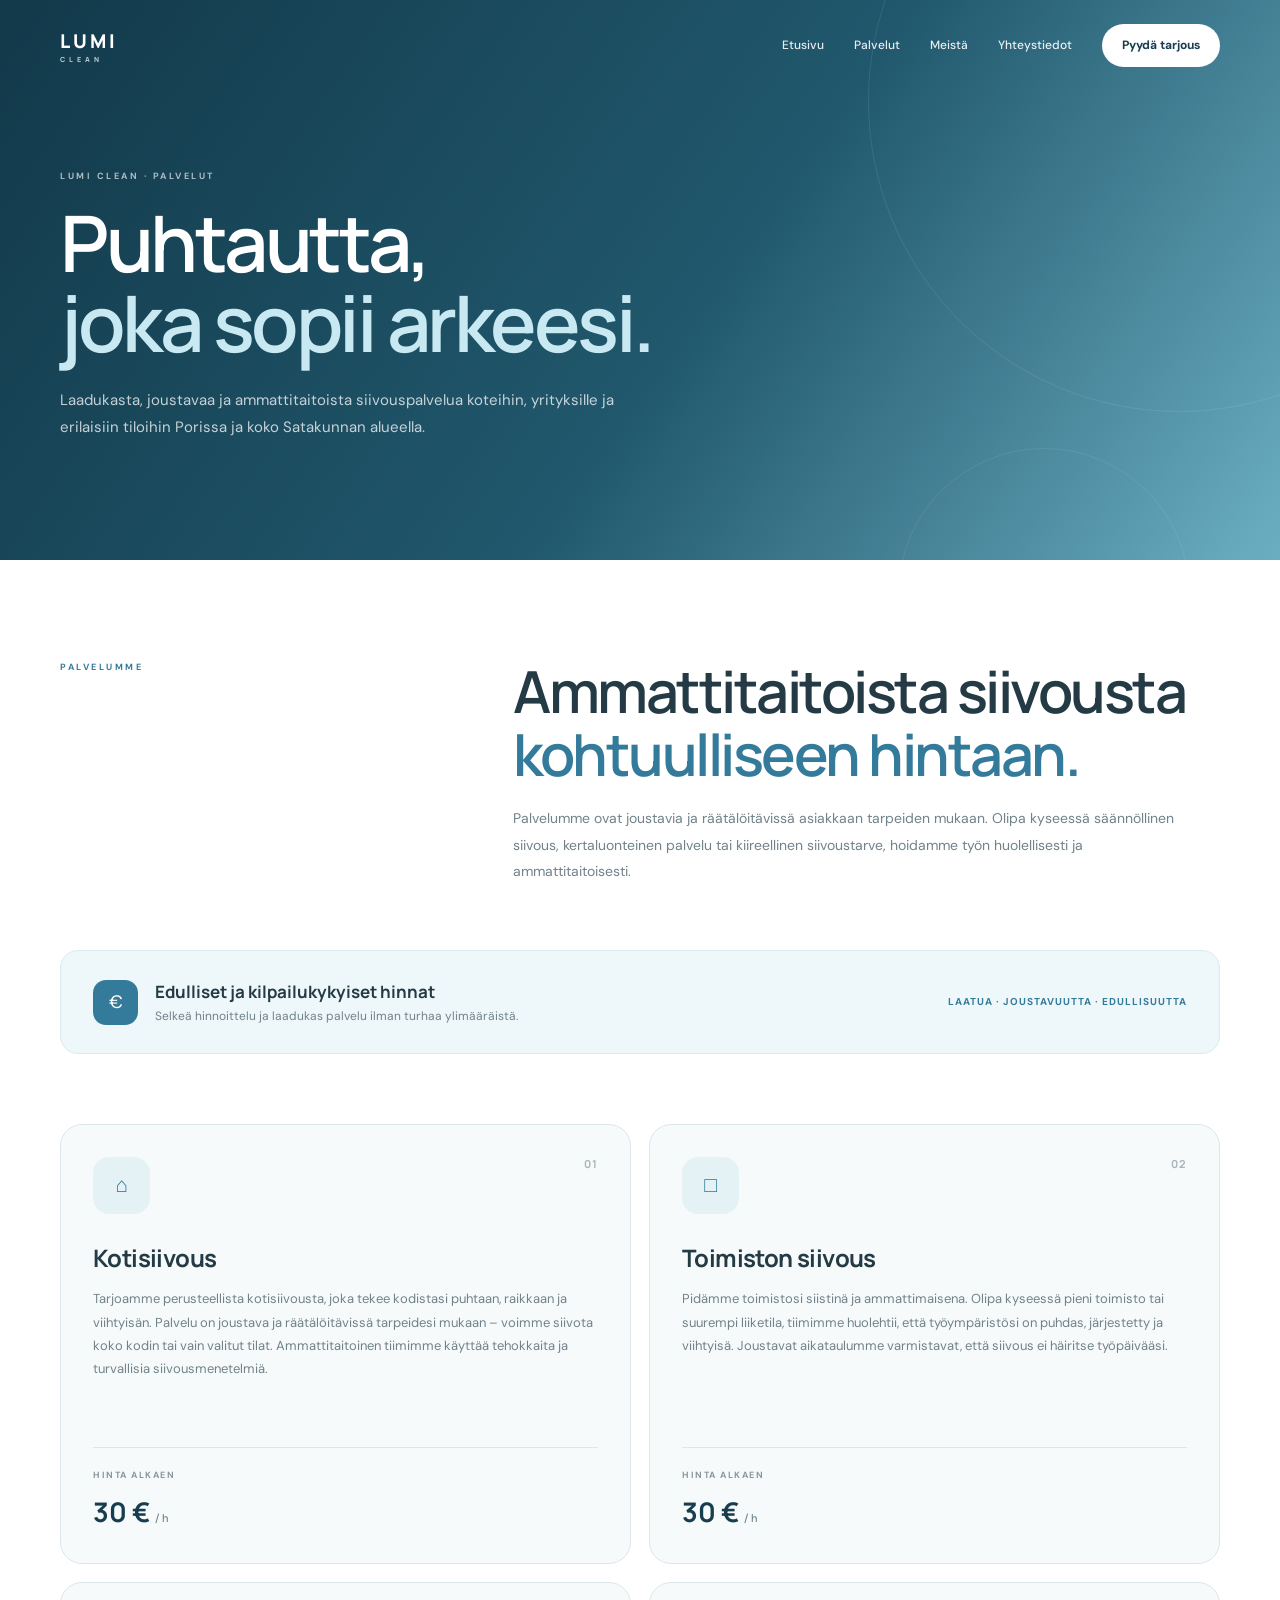
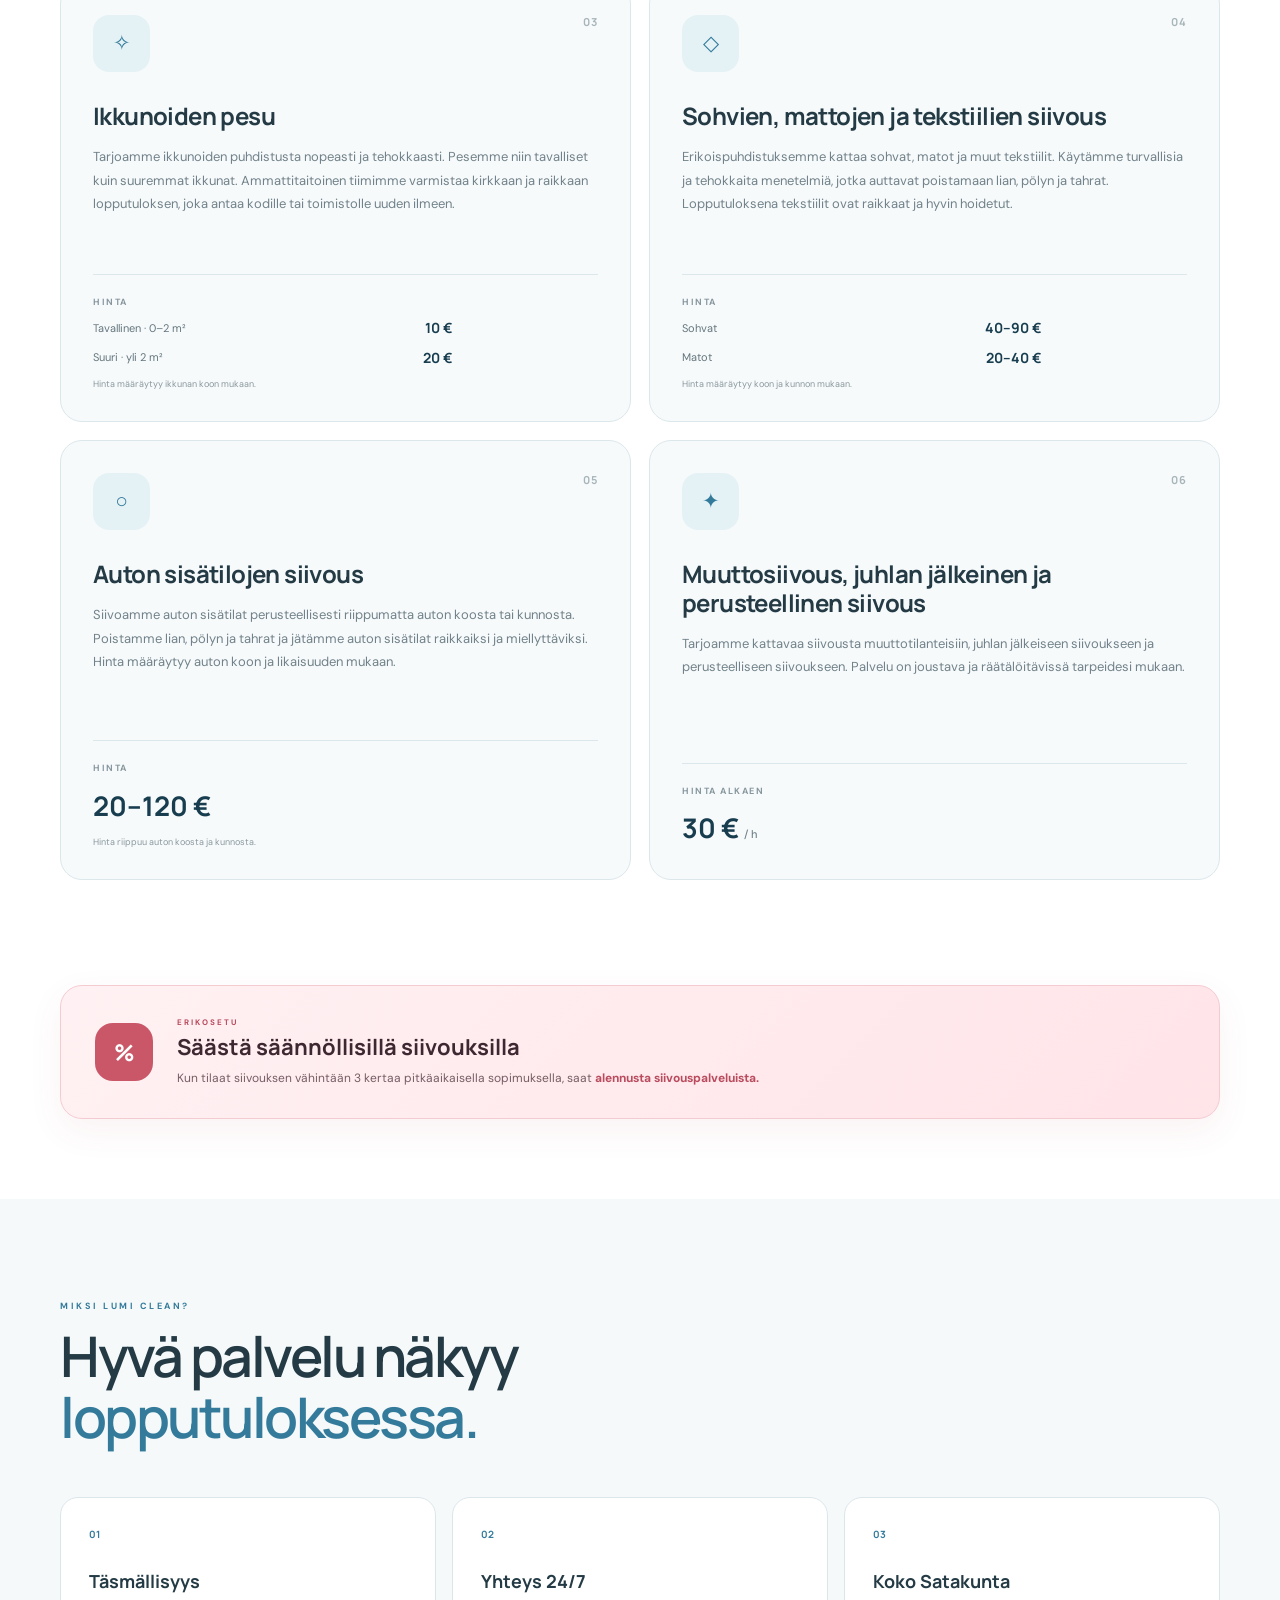
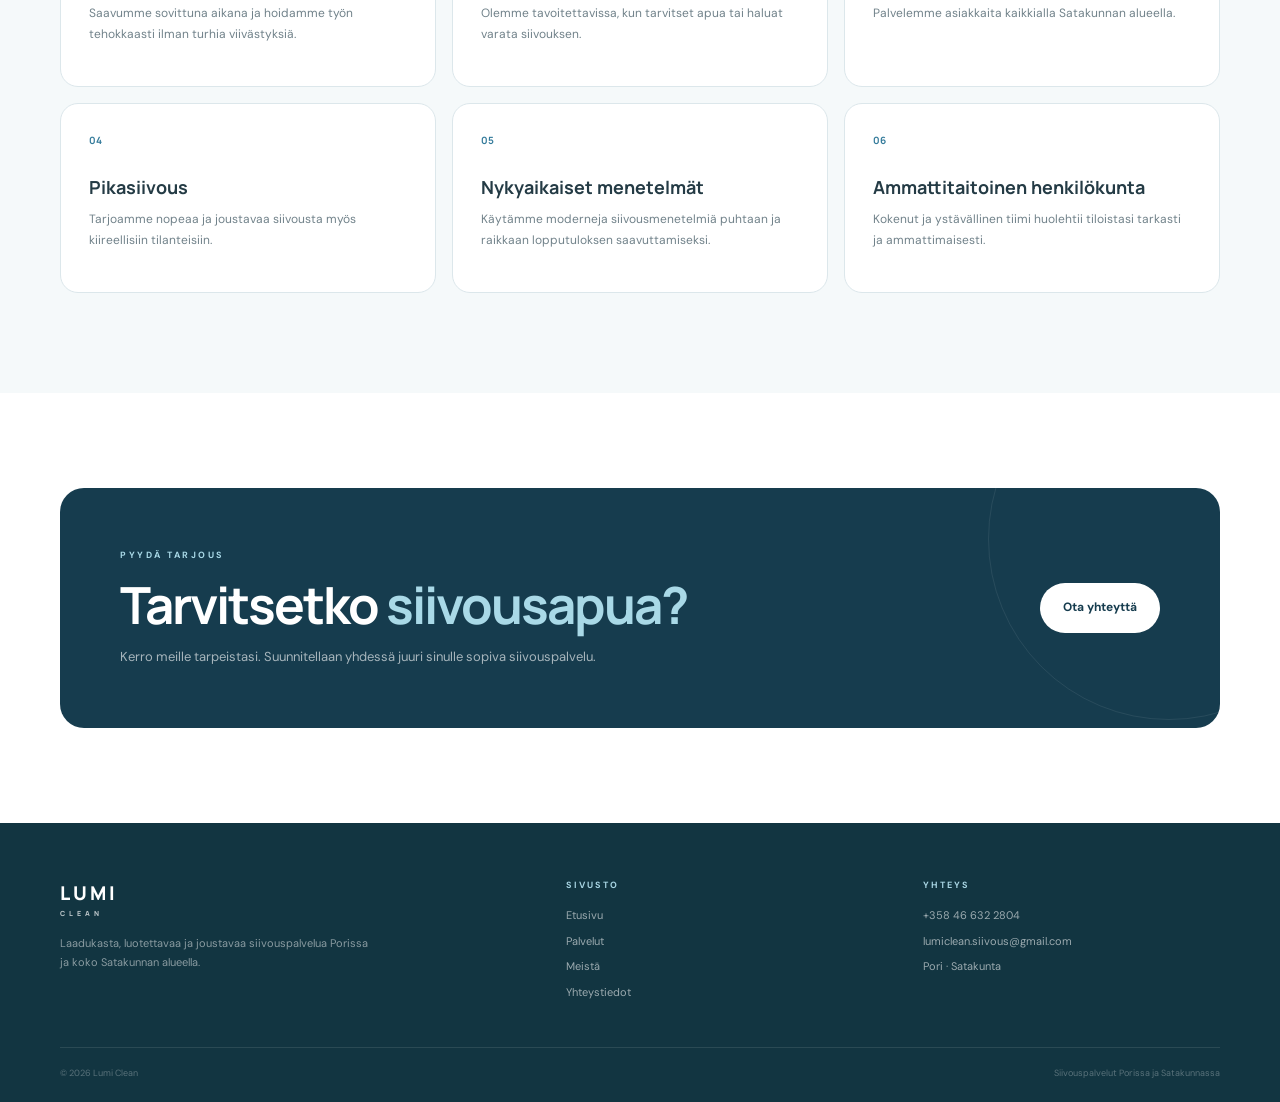
<file: palvelut.html>
<!DOCTYPE html>
<html lang="fi">
<head>

<meta charset="UTF-8">
<meta name="viewport" content="width=device-width, initial-scale=1.0">

<title>Palvelut | Lumi Clean</title>
<link rel="icon" type="image/png" href="favicon.png">
<meta name="description" content="Lumi Clean tarjoaa laadukkaita, joustavia ja edullisia siivouspalveluja Porissa ja koko Satakunnan alueella.">

<link rel="preconnect" href="https://fonts.googleapis.com">
<link rel="preconnect" href="https://fonts.gstatic.com" crossorigin>

<link href="https://fonts.googleapis.com/css2?family=DM+Sans:wght@400;500;600;700&family=Manrope:wght@500;600;700;800&display=swap" rel="stylesheet">


<style>

/* ==============================
 RESET
============================== */

* {
 margin: 0;
 padding: 0;
 box-sizing: border-box;
}

html {
 scroll-behavior: smooth;
}

body {
 font-family: "DM Sans", sans-serif;
 color: #243b45;
 background: #ffffff;
 line-height: 1.6;
 overflow-x: hidden;
}

a {
 text-decoration: none;
 color: inherit;
}

img {
 max-width: 100%;
 display: block;
}

.container {
 width: min(1160px, calc(100% - 40px));
 margin: auto;
}


/* ==============================
 ANIMATIONS
============================== */

@keyframes heroText {

 0% {
  opacity: 0;
  transform: translateY(35px);
 }

 100% {
  opacity: 1;
  transform: translateY(0);
 }

}


@keyframes heroFade {

 0% {
  opacity: 0;
 }

 100% {
  opacity: 1;
 }

}


@keyframes circleMove {

 0%, 100% {
  transform: translate(0, 0) rotate(0deg);
 }

 50% {
  transform: translate(-20px, 18px) rotate(5deg);
 }

}


@keyframes circleMoveSmall {

 0%, 100% {
  transform: translate(0, 0);
 }

 50% {
  transform: translate(15px, -15px);
 }

}


/* ELEMENTS THAT APPEAR ON SCROLL */

.reveal {
 opacity: 0;
 transform: translateY(35px);
 transition:
  opacity .8s ease,
  transform .8s ease;
}

.reveal.visible {
 opacity: 1;
 transform: translateY(0);
}


/* ==============================
 HEADER
============================== */

.header {
 position: absolute;
 top: 0;
 left: 0;
 width: 100%;
 z-index: 50;
 padding: 24px 0;

 animation: heroFade 1s ease forwards;
}

.header-inner {
 display: flex;
 justify-content: space-between;
 align-items: center;
}

.logo {
 color: white;
 font-family: "Manrope", sans-serif;
 font-size: 19px;
 font-weight: 800;
 letter-spacing: 3px;
}

.logo span {
 display: block;
 font-size: 7px;
 letter-spacing: 4px;
 opacity: .7;
 margin-top: -3px;
}

.nav {
 display: flex;
 align-items: center;
 gap: 30px;
}

.nav a {
 color: rgba(255,255,255,.9);
 font-size: 12px;
 font-weight: 500;
 transition: .25s;
}

.nav a:hover {
 opacity: .6;
}

.nav .nav-button {
 color: #173d4f;
 background: white;
 padding: 12px 20px;
 border-radius: 50px;
 font-weight: 700;
}


/* ==============================
 HERO
============================== */

.hero {
 position: relative;
 min-height: 560px;

 display: flex;
 align-items: center;

 overflow: hidden;

 color: white;

 background:
 linear-gradient(
 125deg,
 #12394a 0%,
 #21586d 55%,
 #6baec2 100%
 );
}

.hero::before {
 content: "";
 position: absolute;

 width: 620px;
 height: 620px;

 border: 1px solid rgba(255,255,255,.09);

 border-radius: 50%;

 right: -210px;
 top: -210px;

 animation: circleMove 8s ease-in-out infinite;
}

.hero::after {
 content: "";
 position: absolute;

 width: 290px;
 height: 290px;

 border: 1px solid rgba(255,255,255,.08);

 border-radius: 50%;

 right: 90px;
 bottom: -180px;

 animation: circleMoveSmall 7s ease-in-out infinite;
}

.hero-content {
 position: relative;
 z-index: 2;

 padding-top: 50px;
}

.eyebrow {
 font-size: 9px;
 font-weight: 700;
 letter-spacing: 2.5px;
 color: rgba(255,255,255,.65);

 margin-bottom: 20px;

 opacity: 0;
 animation: heroText .8s ease .15s forwards;
}

.hero h1 {
 font-family: "Manrope", sans-serif;

 font-size: clamp(48px, 7vw, 78px);

 line-height: 1.02;
 letter-spacing: -3.5px;

 font-weight: 600;

 max-width: 850px;

 opacity: 0;
 animation: heroText .9s ease .3s forwards;
}

.hero h1 span {
 color: #c8e9f1;
}

.hero-text {
 max-width: 590px;

 margin-top: 25px;

 color: rgba(255,255,255,.75);

 font-size: 15px;

 line-height: 1.8;

 opacity: 0;
 animation: heroText .9s ease .5s forwards;
}


/* ==============================
 INTRO
============================== */

.intro {
 padding: 100px 0 65px;
}

.intro-grid {
 display: grid;

 grid-template-columns: .5fr 1fr;

 gap: 100px;
}

.section-label {
 color: #347b9b;

 font-size: 9px;
 font-weight: 700;

 letter-spacing: 2.5px;
}

.intro h2 {
 font-family: "Manrope", sans-serif;

 font-size: clamp(36px, 5vw, 58px);

 line-height: 1.08;

 letter-spacing: -2.5px;

 font-weight: 600;

 max-width: 700px;
}

.intro h2 span {
 color: #347b9b;
}

.intro p {
 max-width: 690px;

 margin-top: 20px;

 color: #71828a;

 font-size: 14px;

 line-height: 1.9;
}


/* ==============================
 PRICE MESSAGE
============================== */

.price-message {
 padding: 0 0 55px;
}

.price-message-box {
 display: flex;
 align-items: center;
 justify-content: space-between;

 gap: 30px;

 padding: 27px 32px;

 background: #eef7f9;

 border: 1px solid #d9ebef;

 border-radius: 18px;

 transition: transform .35s ease, box-shadow .35s ease;
}

.price-message-box:hover {
 transform: translateY(-4px);

 box-shadow: 0 15px 40px rgba(30,80,100,.08);
}

.price-message-left {
 display: flex;
 align-items: center;
 gap: 17px;
}

.price-message-icon {
 width: 45px;
 height: 45px;

 flex-shrink: 0;

 display: flex;
 align-items: center;
 justify-content: center;

 background: #347b9b;

 color: white;

 border-radius: 13px;

 font-size: 18px;
}

.price-message h3 {
 font-family: "Manrope", sans-serif;

 font-size: 17px;

 margin-bottom: 2px;
}

.price-message p {
 color: #71828a;

 font-size: 12px;
}

.price-message-badge {
 color: #347b9b;

 font-size: 10px;

 font-weight: 700;

 letter-spacing: 1px;

 white-space: nowrap;
}


/* ==============================
 SERVICES
============================== */

.services {
 padding: 15px 0 105px;
}

.services-grid {
 display: grid;

 grid-template-columns: repeat(2, 1fr);

 gap: 18px;
}


/* ==============================
 CARD
============================== */

.card {
 position: relative;

 min-height: 440px;

 padding: 32px;

 background: #f7fafb;

 border: 1px solid #dce7eb;

 border-radius: 22px;

 transition:
 transform .3s ease,
 box-shadow .3s ease,
 background .3s ease;
}

.card:hover {
 transform: translateY(-6px);

 background: white;

 box-shadow:
 0 25px 65px rgba(24,70,90,.10);
}

.card-number {
 position: absolute;

 top: 30px;
 right: 32px;

 font-family: "Manrope";

 color: #a7b5ba;

 font-size: 11px;

 font-weight: 700;

 letter-spacing: 1px;
}


/* ICON */

.card-icon {
 width: 57px;
 height: 57px;

 display: flex;
 align-items: center;
 justify-content: center;

 margin-bottom: 30px;

 border-radius: 16px;

 background: #e4f2f6;

 color: #347b9b;

 font-size: 21px;

 transition:
 transform .35s ease,
 background .35s ease;
}

.card:hover .card-icon {
 transform: rotate(5deg) scale(1.06);
}


/* TITLE */

.card h3 {
 font-family: "Manrope", sans-serif;

 font-size: 24px;

 line-height: 1.2;

 letter-spacing: -.6px;

 max-width: 450px;

 margin-bottom: 14px;
}


/* DESCRIPTION */

.card-description {
 color: #71828a;

 font-size: 13px;

 line-height: 1.8;

 max-width: 510px;
}


/* PRICE AREA */

.price-area {

 position: absolute;

 left: 32px;
 right: 32px;
 bottom: 30px;

 padding-top: 20px;

 border-top: 1px solid #dce7eb;
}

.price-label {

 color: #87979e;

 font-size: 9px;

 font-weight: 700;

 letter-spacing: 1.5px;

 margin-bottom: 8px;
}

.price-main {

 display: flex;

 align-items: baseline;

 gap: 5px;

 color: #173d4f;

 font-family: "Manrope", sans-serif;

 font-size: 27px;

 font-weight: 700;
}

.price-main small {

 color: #71828a;

 font-family: "DM Sans", sans-serif;

 font-size: 11px;

 font-weight: 500;
}


/* MULTIPLE PRICES */

.price-list {
 display: flex;
 flex-direction: column;

 gap: 7px;
}

.price-row {
 display: flex;

 justify-content: space-between;
 align-items: center;

 max-width: 360px;
}

.price-row span:first-child {
 color: #64767e;

 font-size: 11px;
}

.price-row strong {
 color: #173d4f;

 font-family: "Manrope", sans-serif;

 font-size: 14px;
}

.price-note {
 color: #8a999f;

 font-size: 9px;

 margin-top: 8px;
}


/* ==============================
 REGULAR CLEANING DISCOUNT
============================== */

.discount-section {
 padding: 0 0 80px;
}

.discount-box {

 width: min(1160px, calc(100% - 40px));
 margin: 0 auto;

 display: flex;
 align-items: center;

 gap: 24px;

 padding: 30px 34px;

 background: linear-gradient(135deg, #fff1f3, #ffe4e8);

 border: 1px solid #f5cbd2;

 border-radius: 22px;

 box-shadow: 0 12px 35px rgba(180,70,90,0.07);

 transition:
 transform .35s ease,
 box-shadow .35s ease;
}

.discount-box:hover {
 transform: translateY(-5px);

 box-shadow: 0 20px 45px rgba(180,70,90,0.11);
}

.discount-icon {

 width: 58px;
 height: 58px;

 min-width: 58px;

 display: flex;
 align-items: center;
 justify-content: center;

 border-radius: 18px;

 background: #c95768;

 color: white;

 font-family: "Manrope", sans-serif;

 font-size: 23px;

 font-weight: 700;

 transition: transform .35s ease;
}

.discount-box:hover .discount-icon {
 transform: rotate(-8deg) scale(1.08);
}

.discount-label {

 color: #b94b5d;

 font-size: 8px;

 font-weight: 700;

 letter-spacing: 2px;

 margin-bottom: 5px;
}

.discount-box h2 {

 margin: 0 0 7px;

 color: #3d2730;

 font-family: "Manrope", sans-serif;

 font-size: 22px;

 line-height: 1.2;

 font-weight: 700;
}

.discount-box p {

 margin: 0;

 color: #765d64;

 font-family: "DM Sans", sans-serif;

 font-size: 12px;

 line-height: 1.7;
}

.discount-box p strong {
 color: #b94b5d;
}


/* ==============================
 BENEFITS
============================== */

.benefits {
 padding: 100px 0;

 background: #f5f9fa;
}

.benefits-heading {
 max-width: 700px;

 margin-bottom: 50px;
}

.benefits-heading h2 {
 font-family: "Manrope", sans-serif;

 font-size: clamp(36px, 5vw, 56px);

 line-height: 1.08;

 letter-spacing: -2.5px;

 font-weight: 600;

 margin-top: 13px;
}

.benefits-heading h2 span {
 color: #347b9b;
}

.benefits-grid {
 display: grid;

 grid-template-columns: repeat(3, 1fr);

 gap: 16px;
}

.benefit {
 padding: 28px;

 min-height: 190px;

 background: white;

 border: 1px solid #dce7eb;

 border-radius: 18px;

 transition:
 transform .35s ease,
 box-shadow .35s ease;
}

.benefit:hover {
 transform: translateY(-5px);

 box-shadow: 0 18px 45px rgba(30,80,100,.08);
}

.benefit-number {
 color: #347b9b;

 font-family: "Manrope";

 font-size: 10px;

 font-weight: 700;

 margin-bottom: 25px;
}

.benefit h3 {
 font-family: "Manrope";

 font-size: 18px;

 margin-bottom: 7px;
}

.benefit p {
 color: #71828a;

 font-size: 12px;

 line-height: 1.7;
}


/* ==============================
 CTA
============================== */

.cta {
 padding: 95px 0;
}

.cta-box {
 position: relative;

 overflow: hidden;

 padding: 60px;

 background: #163c4e;

 color: white;

 border-radius: 24px;

 display: flex;

 align-items: center;

 justify-content: space-between;

 gap: 40px;
}

.cta-box::after {
 content: "";

 position: absolute;

 width: 360px;
 height: 360px;

 border: 1px solid rgba(255,255,255,.08);

 border-radius: 50%;

 right: -130px;
 top: -130px;

 animation: circleMove 8s ease-in-out infinite;
}

.cta-content {
 position: relative;
 z-index: 2;
}

.cta-label {
 color: #a9d9e7;

 font-size: 9px;

 font-weight: 700;

 letter-spacing: 2.5px;

 margin-bottom: 14px;
}

.cta h2 {
 font-family: "Manrope";

 font-size: clamp(34px, 4vw, 52px);

 line-height: 1.08;

 letter-spacing: -2px;

 max-width: 650px;
}

.cta h2 span {
 color: #a9d9e7;
}

.cta p {
 color: rgba(255,255,255,.62);

 font-size: 13px;

 max-width: 550px;

 margin-top: 15px;
}

.cta-button {
 position: relative;
 z-index: 3;

 display: inline-flex;

 align-items: center;
 justify-content: center;

 background: white;

 color: #163c4e;

 padding: 15px 23px;

 border-radius: 50px;

 font-size: 12px;

 font-weight: 700;

 white-space: nowrap;

 transition: .3s;
}

.cta-button:hover {
 transform: translateY(-3px);
 box-shadow: 0 12px 25px rgba(0,0,0,.12);
}


/* ==============================
 FOOTER
============================== */

.footer {
 background: #123541;

 color: white;

 padding: 55px 0 22px;
}

.footer-grid {
 display: grid;

 grid-template-columns: 1.5fr 1fr 1fr;

 gap: 60px;

 padding-bottom: 45px;
}

.footer-logo {
 font-family: "Manrope";

 font-size: 19px;

 font-weight: 800;

 letter-spacing: 3px;
}

.footer-logo span {
 display: block;

 font-size: 7px;

 letter-spacing: 4px;

 opacity: .7;
}

.footer-description {
 max-width: 310px;

 margin-top: 15px;

 color: rgba(255,255,255,.5);

 font-size: 11px;

 line-height: 1.7;
}

.footer-title {
 color: #a8d5e3;

 font-size: 9px;

 font-weight: 700;

 letter-spacing: 2px;

 margin-bottom: 15px;
}

.footer-links {
 display: flex;

 flex-direction: column;

 gap: 8px;
}

.footer-links a,
.footer-links span {
 color: rgba(255,255,255,.58);

 font-size: 11px;

 transition: .2s;
}

.footer-links a:hover {
 color: white;
}

.footer-bottom {
 border-top: 1px solid rgba(255,255,255,.1);

 padding-top: 18px;

 display: flex;

 justify-content: space-between;

 gap: 20px;

 color: rgba(255,255,255,.3);

 font-size: 9px;
}


/* ==============================
 MOBILE
============================== */

@media(max-width: 850px) {

 .nav {
 display: none;
 }

 .intro-grid {
 grid-template-columns: 1fr;
 gap: 25px;
 }

 .services-grid {
 grid-template-columns: 1fr;
 }

 .benefits-grid {
 grid-template-columns: 1fr 1fr;
 }

 .cta-box {
 flex-direction: column;
 align-items: flex-start;
 }

 .footer-grid {
 grid-template-columns: 1fr 1fr;
 }

}


@media(max-width: 560px) {

 .container {
 width: calc(100% - 30px);
 }

 .header {
 padding: 18px 0;
 }

 .hero {
 min-height: 590px;
 }

 .hero h1 {
 font-size: 46px;
 letter-spacing: -2.5px;
 }

 .hero-text {
 font-size: 13px;
 }

 .intro {
 padding: 75px 0 50px;
 }

 .intro h2 {
 font-size: 40px;
 letter-spacing: -1.8px;
 }

 .price-message {
 padding-bottom: 35px;
 }

 .price-message-box {
 flex-direction: column;
 align-items: flex-start;
 }

 .price-message-badge {
 white-space: normal;
 }

 .services {
 padding-bottom: 75px;
 }

 .card {
 min-height: 465px;
 padding: 25px;
 }

 .card-number {
 top: 25px;
 right: 25px;
 }

 .price-area {
 left: 25px;
 right: 25px;
 bottom: 25px;
 }

 .discount-section {
 padding-bottom: 55px;
 }

 .discount-box {
 width: calc(100% - 30px);
 padding: 25px;
 flex-direction: column;
 align-items: flex-start;
 }

 .discount-box h2 {
 font-size: 20px;
 }

 .benefits {
 padding: 75px 0;
 }

 .benefits-grid {
 grid-template-columns: 1fr;
 }

 .cta {
 padding: 70px 0;
 }

 .cta-box {
 padding: 35px 25px;
 }

 .cta h2 {
 font-size: 37px;
 }

 .footer-grid {
 grid-template-columns: 1fr;
 gap: 35px;
 }

 .footer-bottom {
 flex-direction: column;
 }

}


/* ==============================
 REDUCED MOTION
============================== */

@media (prefers-reduced-motion: reduce) {

 *,
 *::before,
 *::after {
  animation-duration: .01ms !important;
  animation-iteration-count: 1 !important;
  transition-duration: .01ms !important;
  scroll-behavior: auto !important;
 }

}

</style>

</head>


<body>


<!-- ==============================
 HEADER
============================== -->

<header class="header">

<div class="container header-inner">

<a href="index.html" class="logo">
LUMI
<span>CLEAN</span>
</a>

<nav class="nav">

<a href="index.html">Etusivu</a>

<a href="palvelut.html">Palvelut</a>

<a href="meista.html">Meistä</a>

<a href="yhteystiedot.html">Yhteystiedot</a>

<a href="yhteystiedot.html" class="nav-button">
Pyydä tarjous
</a>

</nav>

</div>

</header>



<!-- ==============================
 HERO
============================== -->

<section class="hero">

<div class="container hero-content">

<div class="eyebrow">
LUMI CLEAN · PALVELUT
</div>

<h1>
Puhtautta,
<br>
<span>joka sopii arkeesi.</span>
</h1>

<p class="hero-text">
Laadukasta, joustavaa ja ammattitaitoista
siivouspalvelua koteihin, yrityksille ja
erilaisiin tiloihin Porissa ja koko Satakunnan alueella.
</p>

</div>

</section>



<!-- ==============================
 INTRO
============================== -->

<section class="intro reveal">

<div class="container intro-grid">

<div>

<div class="section-label">
PALVELUMME
</div>

</div>

<div>

<h2>
Ammattitaitoista siivousta
<span>kohtuulliseen hintaan.</span>
</h2>

<p>
Palvelumme ovat joustavia ja räätälöitävissä
asiakkaan tarpeiden mukaan. Olipa kyseessä
säännöllinen siivous, kertaluonteinen palvelu
tai kiireellinen siivoustarve, hoidamme työn
huolellisesti ja ammattitaitoisesti.
</p>

</div>

</div>

</section>



<!-- ==============================
 PRICE MESSAGE
============================== -->

<section class="price-message reveal">

<div class="container">

<div class="price-message-box">

<div class="price-message-left">

<div class="price-message-icon">
€
</div>

<div>

<h3>
Edulliset ja kilpailukykyiset hinnat
</h3>

<p>
Selkeä hinnoittelu ja laadukas palvelu ilman turhaa ylimääräistä.
</p>

</div>

</div>

<div class="price-message-badge">
LAATUA · JOUSTAVUUTTA · EDULLISUUTTA
</div>

</div>

</div>

</section>



<!-- ==============================
 SERVICES
============================== -->

<section class="services">

<div class="container">

<div class="services-grid">


<!-- 01 -->

<article class="card reveal">

<div class="card-number">
01
</div>

<div class="card-icon">
⌂
</div>

<h3>
Kotisiivous
</h3>

<p class="card-description">
Tarjoamme perusteellista kotisiivousta,
joka tekee kodistasi puhtaan, raikkaan
ja viihtyisän. Palvelu on joustava ja
räätälöitävissä tarpeidesi mukaan –
voimme siivota koko kodin tai vain
valitut tilat. Ammattitaitoinen tiimimme
käyttää tehokkaita ja turvallisia
siivousmenetelmiä.
</p>

<div class="price-area">

<div class="price-label">
HINTA ALKAEN
</div>

<div class="price-main">
30 €
<small>/ h</small>
</div>

</div>

</article>



<!-- 02 -->

<article class="card reveal">

<div class="card-number">
02
</div>

<div class="card-icon">
□
</div>

<h3>
Toimiston siivous
</h3>

<p class="card-description">
Pidämme toimistosi siistinä ja
ammattimaisena. Olipa kyseessä pieni
toimisto tai suurempi liiketila,
tiimimme huolehtii, että työympäristösi
on puhdas, järjestetty ja viihtyisä.
Joustavat aikataulumme varmistavat,
että siivous ei häiritse työpäivääsi.
</p>

<div class="price-area">

<div class="price-label">
HINTA ALKAEN
</div>

<div class="price-main">
30 €
<small>/ h</small>
</div>

</div>

</article>



<!-- 03 -->

<article class="card reveal">

<div class="card-number">
03
</div>

<div class="card-icon">
✧
</div>

<h3>
Ikkunoiden pesu
</h3>

<p class="card-description">
Tarjoamme ikkunoiden puhdistusta
nopeasti ja tehokkaasti. Pesemme niin
tavalliset kuin suuremmat ikkunat.
Ammattitaitoinen tiimimme varmistaa
kirkkaan ja raikkaan lopputuloksen,
joka antaa kodille tai toimistolle
uuden ilmeen.
</p>

<div class="price-area">

<div class="price-label">
HINTA
</div>

<div class="price-list">

<div class="price-row">
<span>Tavallinen · 0–2 m²</span>
<strong>10 €</strong>
</div>

<div class="price-row">
<span>Suuri · yli 2 m²</span>
<strong>20 €</strong>
</div>

</div>

<div class="price-note">
Hinta määräytyy ikkunan koon mukaan.
</div>

</div>

</article>



<!-- 04 -->

<article class="card reveal">

<div class="card-number">
04
</div>

<div class="card-icon">
◇
</div>

<h3>
Sohvien, mattojen ja tekstiilien siivous
</h3>

<p class="card-description">
Erikoispuhdistuksemme kattaa sohvat,
matot ja muut tekstiilit. Käytämme
turvallisia ja tehokkaita menetelmiä,
jotka auttavat poistamaan lian, pölyn
ja tahrat. Lopputuloksena tekstiilit
ovat raikkaat ja hyvin hoidetut.
</p>

<div class="price-area">

<div class="price-label">
HINTA
</div>

<div class="price-list">

<div class="price-row">
<span>Sohvat</span>
<strong>40–90 €</strong>
</div>

<div class="price-row">
<span>Matot</span>
<strong>20–40 €</strong>
</div>

</div>

<div class="price-note">
Hinta määräytyy koon ja kunnon mukaan.
</div>

</div>

</article>



<!-- 05 -->

<article class="card reveal">

<div class="card-number">
05
</div>

<div class="card-icon">
○
</div>

<h3>
Auton sisätilojen siivous
</h3>

<p class="card-description">
Siivoamme auton sisätilat perusteellisesti
riippumatta auton koosta tai kunnosta.
Poistamme lian, pölyn ja tahrat ja
jätämme auton sisätilat raikkaiksi
ja miellyttäviksi. Hinta määräytyy
auton koon ja likaisuuden mukaan.
</p>

<div class="price-area">

<div class="price-label">
HINTA
</div>

<div class="price-main">
20–120 €
</div>

<div class="price-note">
Hinta riippuu auton koosta ja kunnosta.
</div>

</div>

</article>



<!-- 06 -->

<article class="card reveal">

<div class="card-number">
06
</div>

<div class="card-icon">
✦
</div>

<h3>
Muuttosiivous, juhlan jälkeinen ja perusteellinen siivous
</h3>

<p class="card-description">
Tarjoamme kattavaa siivousta
muuttotilanteisiin, juhlan jälkeiseen
siivoukseen ja perusteelliseen
siivoukseen. Palvelu on joustava
ja räätälöitävissä tarpeidesi mukaan.
</p>

<div class="price-area">

<div class="price-label">
HINTA ALKAEN
</div>

<div class="price-main">
30 €
<small>/ h</small>
</div>

</div>

</article>


</div>

</div>

</section>



<!-- ==============================
 DISCOUNT
============================== -->

<section class="discount-section reveal">

<div class="discount-box">

<div class="discount-icon">
%
</div>

<div>

<div class="discount-label">
ERIKOSETU
</div>

<h2>
Säästä säännöllisillä siivouksilla
</h2>

<p>
Kun tilaat siivouksen vähintään 3 kertaa
pitkäaikaisella sopimuksella, saat
<strong>alennusta siivouspalveluista.</strong>
</p>

</div>

</div>

</section>



<!-- ==============================
 BENEFITS
============================== -->

<section class="benefits">

<div class="container">

<div class="benefits-heading reveal">

<div class="section-label">
MIKSI LUMI CLEAN?
</div>

<h2>
Hyvä palvelu näkyy
<span>lopputuloksessa.</span>
</h2>

</div>


<div class="benefits-grid">


<div class="benefit reveal">

<div class="benefit-number">
01
</div>

<h3>
Täsmällisyys
</h3>

<p>
Saavumme sovittuna aikana ja hoidamme
työn tehokkaasti ilman turhia viivästyksiä.
</p>

</div>


<div class="benefit reveal">

<div class="benefit-number">
02
</div>

<h3>
Yhteys 24/7
</h3>

<p>
Olemme tavoitettavissa, kun tarvitset
apua tai haluat varata siivouksen.
</p>

</div>


<div class="benefit reveal">

<div class="benefit-number">
03
</div>

<h3>
Koko Satakunta
</h3>

<p>
Palvelemme asiakkaita kaikkialla
Satakunnan alueella.
</p>

</div>


<div class="benefit reveal">

<div class="benefit-number">
04
</div>

<h3>
Pikasiivous
</h3>

<p>
Tarjoamme nopeaa ja joustavaa
siivousta myös kiireellisiin tilanteisiin.
</p>

</div>


<div class="benefit reveal">

<div class="benefit-number">
05
</div>

<h3>
Nykyaikaiset menetelmät
</h3>

<p>
Käytämme moderneja siivousmenetelmiä
puhtaan ja raikkaan lopputuloksen saavuttamiseksi.
</p>

</div>


<div class="benefit reveal">

<div class="benefit-number">
06
</div>

<h3>
Ammattitaitoinen henkilökunta
</h3>

<p>
Kokenut ja ystävällinen tiimi huolehtii
tiloistasi tarkasti ja ammattimaisesti.
</p>

</div>


</div>

</div>

</section>



<!-- ==============================
 CTA
============================== -->

<section class="cta reveal">

<div class="container">

<div class="cta-box">

<div class="cta-content">

<div class="cta-label">
PYYDÄ TARJOUS
</div>

<h2>
Tarvitsetko
<span>siivousapua?</span>
</h2>

<p>
Kerro meille tarpeistasi. Suunnitellaan
yhdessä juuri sinulle sopiva siivouspalvelu.
</p>

</div>


<a href="yhteystiedot.html" class="cta-button">
Ota yhteyttä
</a>

</div>

</div>

</section>



<!-- ==============================
 FOOTER
============================== -->

<footer class="footer">

<div class="container footer-grid">


<div>

<div class="footer-logo">
LUMI
<span>CLEAN</span>
</div>

<p class="footer-description">
Laadukasta, luotettavaa ja joustavaa
siivouspalvelua Porissa ja koko
Satakunnan alueella.
</p>

</div>


<div>

<div class="footer-title">
SIVUSTO
</div>

<div class="footer-links">

<a href="index.html">Etusivu</a>

<a href="palvelut.html">Palvelut</a>

<a href="meista.html">Meistä</a>

<a href="yhteystiedot.html">Yhteystiedot</a>

</div>

</div>


<div>

<div class="footer-title">
YHTEYS
</div>

<div class="footer-links">

<a href="tel:+358466322804">
+358 46 632 2804
</a>

<a href="mailto:lumiclean.siivous@gmail.com">
lumiclean.siivous@gmail.com
</a>

<span>
Pori · Satakunta
</span>

</div>

</div>


</div>


<div class="container footer-bottom">

<span>
© 2026 Lumi Clean
</span>

<span>
Siivouspalvelut Porissa ja Satakunnassa
</span>

</div>

</footer>



<!-- ==============================
 ANIMATION SCRIPT
============================== -->

<script>

document.addEventListener("DOMContentLoaded", function () {

    const elements = document.querySelectorAll(".reveal");

    const observer = new IntersectionObserver(
        function (entries, observer) {

            entries.forEach(function (entry) {

                if (entry.isIntersecting) {

                    entry.target.classList.add("visible");

                    observer.unobserve(entry.target);

                }

            });

        },
        {
            threshold: 0.12
        }
    );


    elements.forEach(function (element, index) {

        /*
         * Маленькая задержка для карточек,
         * чтобы они появлялись не одновременно.
         */

        if (
            element.classList.contains("card") ||
            element.classList.contains("benefit")
        ) {

            const delay =
                (index % 3) * 100;

            element.style.transitionDelay =
                delay + "ms";

        }

        observer.observe(element);

    });

});

</script>


</body>
</html>
</file>
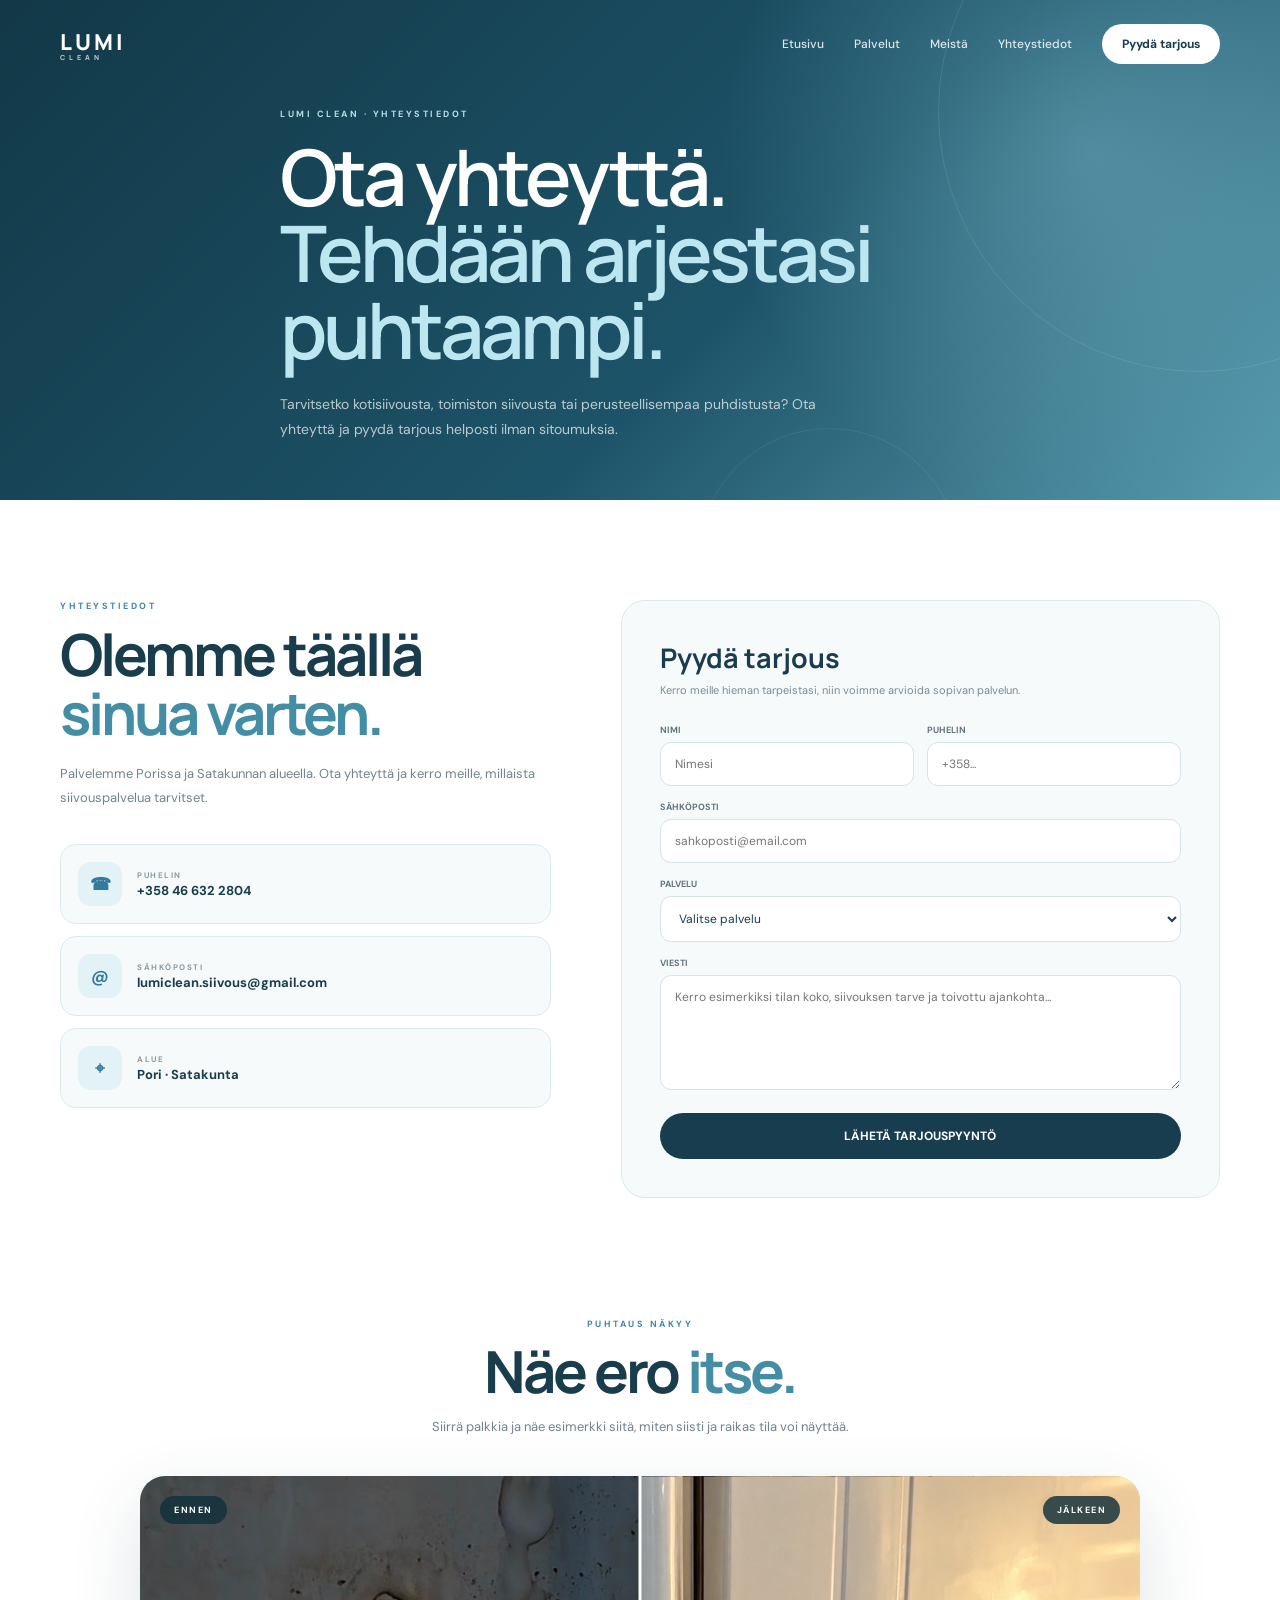
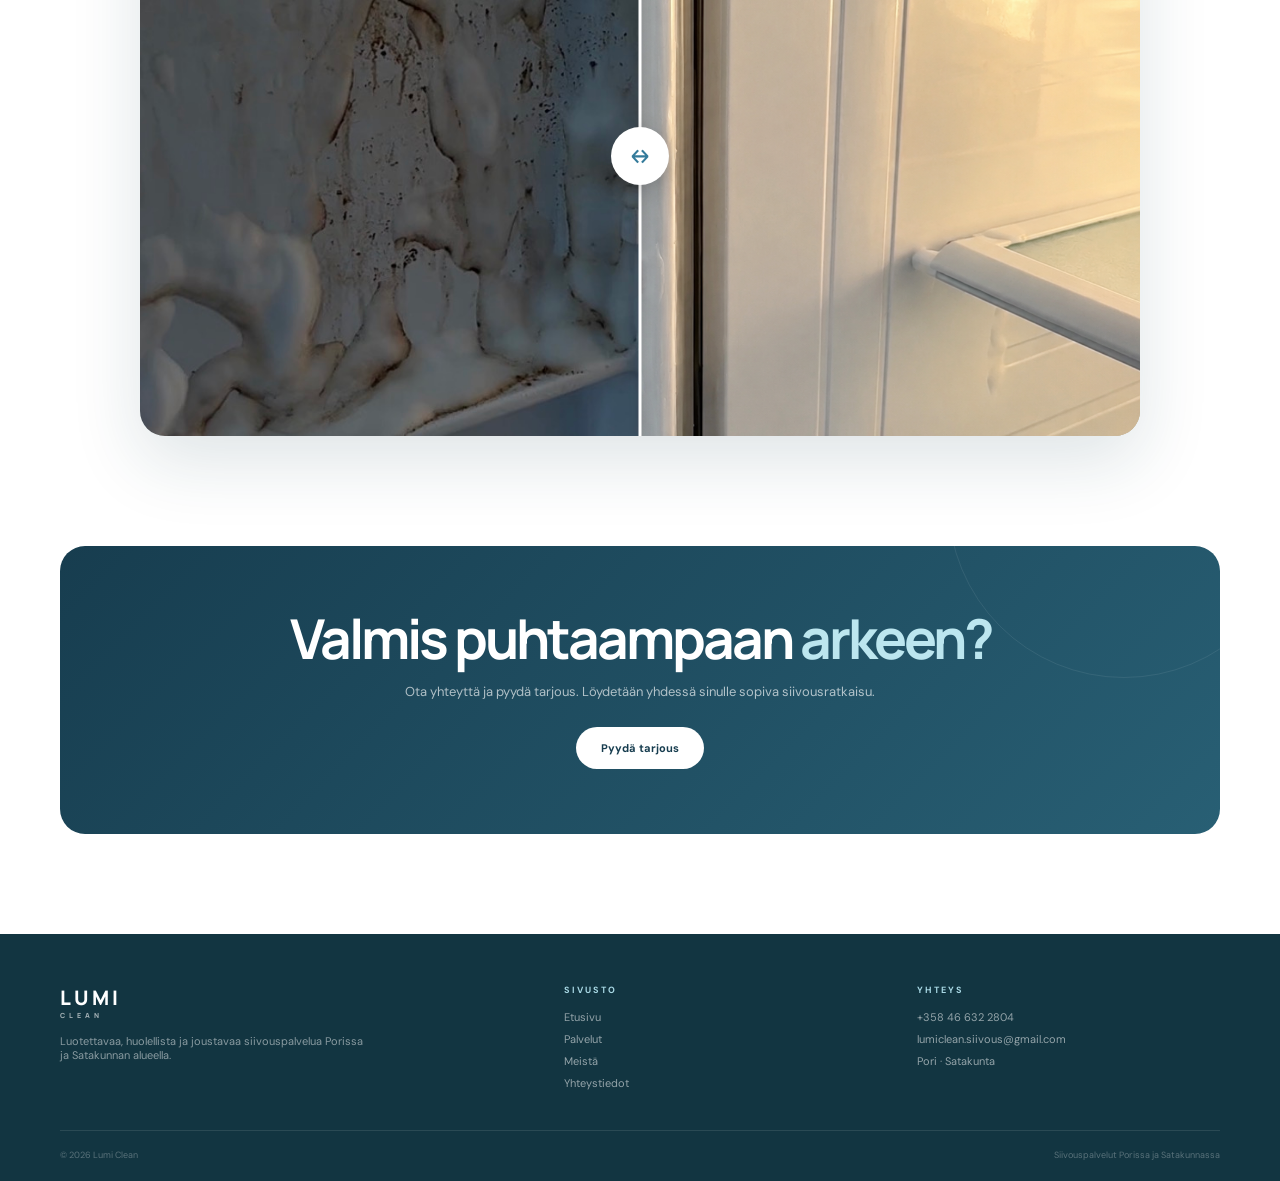
<file: yhteystiedot.html>
<!DOCTYPE html>
<html lang="fi">
<head>
<meta charset="UTF-8">
<meta name="viewport" content="width=device-width, initial-scale=1.0">

<title>Yhteystiedot | Lumi Clean</title>
<link rel="icon" type="image/png" href="favicon.png">
<meta name="description" content="Ota yhteyttä Lumi Cleaniin ja pyydä tarjous siivouspalveluista Porissa ja Satakunnan alueella.">

<link rel="preconnect" href="https://fonts.googleapis.com">
<link rel="preconnect" href="https://fonts.gstatic.com" crossorigin>
<link href="https://fonts.googleapis.com/css2?family=DM+Sans:wght@400;500;600;700&family=Manrope:wght@500;600;700;800&display=swap" rel="stylesheet">

<style>

* {
   box-sizing: border-box;
   margin: 0;
   padding: 0;
}

html {
   scroll-behavior: smooth;
}

body {
   font-family: "DM Sans", sans-serif;
   color: #193b4a;
   background: #ffffff;
}

a {
   text-decoration: none;
   color: inherit;
}

.container {
   width: min(1160px, calc(100% - 40px));
   margin: auto;
}


/* =========================
   ANIMATION SYSTEM
========================= */

@keyframes fadeUp {
   from {
      opacity: 0;
      transform: translateY(35px);
   }

   to {
      opacity: 1;
      transform: translateY(0);
   }
}

@keyframes fadeDown {
   from {
      opacity: 0;
      transform: translateY(-20px);
   }

   to {
      opacity: 1;
      transform: translateY(0);
   }
}

@keyframes fadeRight {
   from {
      opacity: 0;
      transform: translateX(-35px);
   }

   to {
      opacity: 1;
      transform: translateX(0);
   }
}

@keyframes fadeLeft {
   from {
      opacity: 0;
      transform: translateX(35px);
   }

   to {
      opacity: 1;
      transform: translateX(0);
   }
}

@keyframes heroTitle {
   from {
      opacity: 0;
      transform: translateY(45px);
      filter: blur(5px);
   }

   to {
      opacity: 1;
      transform: translateY(0);
      filter: blur(0);
   }
}

@keyframes softFloat {
   0%, 100% {
      transform: translate(0, 0);
   }

   50% {
      transform: translate(-15px, 12px);
   }
}

@keyframes softFloatReverse {
   0%, 100% {
      transform: translate(0, 0);
   }

   50% {
      transform: translate(15px, -12px);
   }
}

@keyframes pulseSoft {
   0%, 100% {
      transform: scale(1);
   }

   50% {
      transform: scale(1.04);
   }
}


/* =========================
   HEADER
========================= */

header {
   position: absolute;
   top: 0;
   left: 0;
   width: 100%;
   z-index: 20;
   padding: 24px 0;

   animation: fadeDown .8s ease both;
}

.header-inner {
   display: flex;
   align-items: center;
   justify-content: space-between;
}

.logo {
   color: #ffffff;
   font-family: "Manrope", sans-serif;
   font-size: 22px;
   font-weight: 800;
   letter-spacing: 3px;

   transition: transform .3s ease;
}

.logo:hover {
   transform: translateY(-2px);
}

.logo small {
   display: block;
   margin-top: -4px;
   font-size: 7px;
   letter-spacing: 4px;
   opacity: .7;
}

nav {
   display: flex;
   align-items: center;
   gap: 30px;
}

nav a {
   position: relative;
   color: rgba(255,255,255,.85);
   font-size: 12px;
   font-weight: 500;

   transition:
      color .25s ease,
      transform .25s ease;
}

nav a:not(.nav-cta)::after {
   content: "";
   position: absolute;
   left: 0;
   bottom: -7px;
   width: 0;
   height: 1px;
   background: white;

   transition: width .25s ease;
}

nav a:not(.nav-cta):hover {
   color: #ffffff;
   transform: translateY(-1px);
}

nav a:not(.nav-cta):hover::after {
   width: 100%;
}

.nav-cta {
   padding: 12px 20px;
   border-radius: 50px;
   background: #ffffff;
   color: #173d4f !important;
   font-weight: 700 !important;

   transition:
      transform .3s ease,
      box-shadow .3s ease;
}

.nav-cta:hover {
   transform: translateY(-3px);
   box-shadow: 0 10px 25px rgba(0,0,0,.14);
}


/* =========================
   HERO
========================= */

.hero {
   position: relative;
   min-height: 500px;
   display: flex;
   align-items: center;
   overflow: hidden;

   background:
       radial-gradient(
           circle at 85% 30%,
           rgba(146,211,226,.35),
           transparent 32%
       ),
       linear-gradient(
           135deg,
           #123847,
           #1d5368 58%,
           #579aae
       );

   color: white;
}

.hero::before {
   content: "";
   position: absolute;
   width: 520px;
   height: 520px;
   border: 1px solid rgba(255,255,255,.1);
   border-radius: 50%;
   right: -180px;
   top: -150px;

   animation: softFloat 8s ease-in-out infinite;
}

.hero::after {
   content: "";
   position: absolute;
   width: 260px;
   height: 260px;
   border: 1px solid rgba(255,255,255,.07);
   border-radius: 50%;
   right: 25%;
   bottom: -190px;

   animation: softFloatReverse 10s ease-in-out infinite;
}

.hero-content {
   position: relative;
   z-index: 2;
   padding-top: 50px;
   max-width: 720px;
}

.eyebrow {
   margin-bottom: 18px;
   color: #b7dfe9;
   font-size: 9px;
   font-weight: 700;
   letter-spacing: 2.5px;

   animation: fadeUp .8s .15s ease both;
}

.hero h1 {
   font-family: "Manrope", sans-serif;
   font-size: clamp(48px, 7vw, 78px);
   line-height: .98;
   letter-spacing: -4px;
   font-weight: 600;

   animation: heroTitle 1s .25s ease both;
}

.hero h1 span {
   color: #bde7f0;
}

.hero p {
   max-width: 590px;
   margin-top: 25px;
   color: rgba(255,255,255,.7);
   font-size: 14px;
   line-height: 1.8;

   animation: fadeUp .9s .55s ease both;
}


/* =========================
   CONTACT SECTION
========================= */

.contacts {
   padding: 100px 0;
}

.contact-grid {
   display: grid;
   grid-template-columns: .9fr 1.1fr;
   gap: 70px;
   align-items: start;
}

.label {
   color: #3d88a2;
   font-size: 9px;
   font-weight: 700;
   letter-spacing: 2.5px;
}

.contact-info {
   animation: fadeRight .9s ease both;
}

.contact-info h2 {
   margin-top: 12px;
   font-family: "Manrope", sans-serif;
   color: #193d4d;
   font-size: clamp(38px, 5vw, 58px);
   line-height: 1.02;
   letter-spacing: -3px;
}

.contact-info h2 span {
   color: #438da5;
}

.contact-info > p {
   max-width: 480px;
   margin-top: 20px;
   color: #71838b;
   font-size: 13px;
   line-height: 1.8;
}

.contact-cards {
   display: grid;
   gap: 12px;
   margin-top: 35px;
}

.contact-card {
   display: flex;
   align-items: center;
   gap: 15px;
   padding: 17px;
   border: 1px solid #dce9ed;
   border-radius: 16px;
   background: #f7fafb;

   transition:
      transform .3s ease,
      box-shadow .3s ease,
      border-color .3s ease;
}

.contact-card:hover {
   transform: translateY(-4px) translateX(3px);
   box-shadow: 0 14px 30px rgba(30,80,95,.10);
   border-color: #c8e0e7;
}

.contact-icon {
   width: 44px;
   height: 44px;
   flex-shrink: 0;
   display: flex;
   align-items: center;
   justify-content: center;
   border-radius: 13px;
   background: #e3f2f6;
   color: #347b9b;
   font-size: 17px;
   font-weight: 700;

   transition:
      transform .3s ease,
      background .3s ease;
}

.contact-card:hover .contact-icon {
   transform: scale(1.08) rotate(-3deg);
   background: #d9edf2;
}

.contact-card small {
   display: block;
   color: #8a999f;
   font-size: 8px;
   font-weight: 700;
   letter-spacing: 1.5px;
}

.contact-card strong {
   display: block;
   margin-top: 2px;
   color: #193d4d;
   font-size: 13px;
}


/* =========================
   FORM
========================= */

.form-box {
   padding: 38px;
   border: 1px solid #dce8ec;
   border-radius: 24px;
   background: #f7fafb;

   animation: fadeLeft .9s .15s ease both;

   transition:
      box-shadow .4s ease,
      transform .4s ease;
}

.form-box:hover {
   box-shadow: 0 20px 50px rgba(30,80,95,.08);
}

.form-box h3 {
   font-family: "Manrope", sans-serif;
   font-size: 27px;
   color: #193d4d;
}

.form-box > p {
   margin-top: 7px;
   margin-bottom: 27px;
   color: #7a8b92;
   font-size: 11px;
}

.form-row {
   display: grid;
   grid-template-columns: 1fr 1fr;
   gap: 13px;
}

.field {
   margin-bottom: 15px;
}

.field label {
   display: block;
   margin-bottom: 6px;
   color: #61747d;
   font-size: 9px;
   font-weight: 700;
}

.field input,
.field select,
.field textarea {
   width: 100%;
   border: 1px solid #d6e3e7;
   border-radius: 11px;
   padding: 13px 14px;
   background: white;
   color: #193d4d;
   font-family: "DM Sans", sans-serif;
   font-size: 12px;
   outline: none;

   transition:
      border-color .25s ease,
      box-shadow .25s ease,
      transform .25s ease;
}

.field input:focus,
.field select:focus,
.field textarea:focus {
   border-color: #5d9eb3;
   box-shadow: 0 0 0 4px rgba(93,158,179,.08);
   transform: translateY(-1px);
}

.field textarea {
   min-height: 115px;
   resize: vertical;
}

.submit {
   width: 100%;
   margin-top: 3px;
   border: none;
   border-radius: 50px;
   padding: 15px;
   background: #173d4f;
   color: white;
   font-family: "DM Sans", sans-serif;
   font-size: 12px;
   font-weight: 700;
   cursor: pointer;

   transition:
      background .25s ease,
      transform .25s ease,
      box-shadow .25s ease;
}

.submit:hover {
   background: #286178;
   transform: translateY(-3px);
   box-shadow: 0 12px 25px rgba(23,61,79,.18);
}

.submit:active {
   transform: translateY(0);
}


/* =========================
   BEFORE / AFTER
========================= */

.before-after-section {
   padding: 20px 0 110px;
}

.before-heading {
   max-width: 650px;
   margin: 0 auto 38px;
   text-align: center;

   animation: fadeUp .8s ease both;
}

.before-heading h2 {
   margin-top: 12px;
   font-family: "Manrope", sans-serif;
   color: #193d4d;
   font-size: clamp(38px, 5vw, 58px);
   line-height: 1;
   letter-spacing: -3px;
}

.before-heading h2 span {
   color: #438da5;
}

.before-heading p {
   margin-top: 15px;
   color: #71838b;
   font-size: 13px;
   line-height: 1.8;
}


/* IMAGE AREA */

.before-after {
   position: relative;
   width: 100%;
   max-width: 1000px;
   height: 560px;
   margin: auto;
   overflow: hidden;
   border-radius: 25px;
   background: #dce7ea;
   box-shadow: 0 25px 70px rgba(24,64,78,.14);
   touch-action: none;
   user-select: none;

   animation: fadeUp 1s .2s ease both;

   transition: box-shadow .4s ease;
}

.before-after:hover {
   box-shadow: 0 30px 80px rgba(24,64,78,.18);
}

.before-after img {
   position: absolute;
   inset: 0;
   width: 100%;
   height: 100%;
   object-fit: cover;
   pointer-events: none;
}

.before-photo {
   z-index: 1;
}

.after-photo {
   z-index: 2;
   clip-path: inset(0 0 0 50%);
}


/* LABELS */

.photo-label {
   position: absolute;
   top: 20px;
   z-index: 8;
   padding: 8px 14px;
   border-radius: 50px;
   background: rgba(18,48,59,.82);
   color: white;
   font-size: 9px;
   font-weight: 700;
   letter-spacing: 1.5px;

   transition:
      transform .3s ease,
      background .3s ease;
}

.before-label {
   left: 20px;
}

.after-label {
   right: 20px;
}

.before-after:hover .photo-label {
   background: rgba(18,48,59,.9);
}


/* LINE */

.slider-line {
   position: absolute;
   z-index: 10;
   top: 0;
   bottom: 0;
   left: 50%;
   width: 3px;
   background: white;
   transform: translateX(-50%);
   box-shadow: 0 0 10px rgba(0,0,0,.2);
}


/* HANDLE */

.slider-handle {
   position: absolute;
   z-index: 12;
   top: 50%;
   left: 50%;
   width: 58px;
   height: 58px;
   display: flex;
   align-items: center;
   justify-content: center;
   transform: translate(-50%, -50%);
   border-radius: 50%;
   background: white;
   color: #347b9b;
   font-size: 19px;
   font-weight: 700;
   box-shadow: 0 6px 25px rgba(0,0,0,.2);
   cursor: ew-resize;

   transition:
      box-shadow .25s ease,
      transform .25s ease;
}

.slider-handle:hover {
   box-shadow: 0 8px 30px rgba(0,0,0,.28);
   transform: translate(-50%, -50%) scale(1.07);
}


/* =========================
   CTA
========================= */

.cta {
   padding-bottom: 100px;
}

.cta-box {
   padding: 65px 40px;
   border-radius: 25px;
   background: linear-gradient(135deg,#173d4f,#285f74);
   color: white;
   text-align: center;

   position: relative;
   overflow: hidden;

   animation: fadeUp .9s ease both;
}

.cta-box::before {
   content: "";
   position: absolute;
   width: 350px;
   height: 350px;
   border: 1px solid rgba(255,255,255,.08);
   border-radius: 50%;
   top: -220px;
   right: -80px;

   animation: softFloat 9s ease-in-out infinite;
}

.cta-box h2,
.cta-box p,
.cta-button {
   position: relative;
   z-index: 2;
}

.cta-box h2 {
   font-family: "Manrope", sans-serif;
   font-size: clamp(35px,5vw,55px);
   line-height: 1;
   letter-spacing: -3px;
}

.cta-box h2 span {
   color: #bce6ef;
}

.cta-box p {
   max-width: 570px;
   margin: 17px auto 27px;
   color: rgba(255,255,255,.65);
   font-size: 13px;
}

.cta-button {
   display: inline-block;
   padding: 14px 25px;
   border-radius: 50px;
   background: white;
   color: #173d4f;
   font-size: 11px;
   font-weight: 700;

   transition:
      transform .3s ease,
      box-shadow .3s ease;
}

.cta-button:hover {
   transform: translateY(-4px);
   box-shadow: 0 12px 30px rgba(0,0,0,.18);
}


/* =========================
   FOOTER
========================= */

footer {
   padding: 50px 0 20px;
   background: #123541;
   color: white;
}

.footer-grid {
   display: grid;
   grid-template-columns: 1.5fr 1fr 1fr;
   gap: 50px;
   padding-bottom: 40px;
}

.footer-logo {
   font-family: "Manrope";
   font-size: 20px;
   font-weight: 800;
   letter-spacing: 3px;

   transition: transform .3s ease;
}

.footer-logo:hover {
   transform: translateY(-2px);
}

.footer-logo small {
   display: block;
   font-size: 7px;
   letter-spacing: 4px;
   opacity: .6;
}

.footer-text {
   max-width: 310px;
   margin-top: 14px;
   color: rgba(255,255,255,.5);
   font-size: 11px;
}

.footer-title {
   margin-bottom: 14px;
   color: #a9d9e5;
   font-size: 9px;
   font-weight: 700;
   letter-spacing: 2px;
}

.footer-links {
   display: flex;
   flex-direction: column;
   gap: 8px;
}

.footer-links a,
.footer-links span {
   color: rgba(255,255,255,.55);
   font-size: 11px;

   transition:
      color .25s ease,
      transform .25s ease;
}

.footer-links a:hover {
   color: white;
   transform: translateX(4px);
}

.footer-bottom {
   display: flex;
   justify-content: space-between;
   padding-top: 18px;
   border-top: 1px solid rgba(255,255,255,.1);
   color: rgba(255,255,255,.3);
   font-size: 9px;
}


/* =========================
   MOBILE
========================= */

@media(max-width: 800px) {

   nav {
       display: none;
   }

   .contact-grid {
       grid-template-columns: 1fr;
       gap: 45px;
   }

   .before-after {
       height: 450px;
   }

   .footer-grid {
       grid-template-columns: 1fr 1fr;
   }
}


@media(max-width: 560px) {

   .container {
       width: calc(100% - 30px);
   }

   .hero {
       min-height: 520px;
   }

   .hero h1 {
       font-size: 48px;
   }

   .contacts {
       padding: 75px 0;
   }

   .form-box {
       padding: 25px;
   }

   .form-row {
       grid-template-columns: 1fr;
   }

   .before-after {
       height: 340px;
       border-radius: 18px;
   }

   .slider-handle {
       width: 48px;
       height: 48px;
   }

   .photo-label {
       top: 12px;
   }

   .before-label {
       left: 12px;
   }

   .after-label {
       right: 12px;
   }

   .cta-box {
       padding: 45px 23px;
   }

   .footer-grid {
       grid-template-columns: 1fr;
   }

   .footer-bottom {
       flex-direction: column;
       gap: 8px;
   }
}


/* =========================
   REDUCE MOTION
========================= */

@media (prefers-reduced-motion: reduce) {

   *,
   *::before,
   *::after {
      animation-duration: .01ms !important;
      animation-iteration-count: 1 !important;
      transition-duration: .01ms !important;
      scroll-behavior: auto !important;
   }

}

</style>
</head>


<body>


<!-- HEADER -->

<header>

<div class="container header-inner">

<a href="index.html" class="logo">
LUMI
<small>CLEAN</small>
</a>

<nav>

<a href="index.html">Etusivu</a>

<a href="palvelut.html">Palvelut</a>

<a href="meista.html">Meistä</a>

<a href="yhteystiedot.html">Yhteystiedot</a>

<a href="#contact-form" class="nav-cta">
Pyydä tarjous
</a>

</nav>

</div>

</header>


<!-- HERO -->

<section class="hero">

<div class="container hero-content">

<div class="eyebrow">
LUMI CLEAN · YHTEYSTIEDOT
</div>

<h1>
Ota yhteyttä.
<br>
<span>Tehdään arjestasi puhtaampi.</span>
</h1>

<p>
Tarvitsetko kotisiivousta, toimiston siivousta tai
perusteellisempaa puhdistusta? Ota yhteyttä ja
pyydä tarjous helposti ilman sitoumuksia.
</p>

</div>

</section>


<!-- CONTACTS -->

<section class="contacts" id="contact-form">

<div class="container contact-grid">


<div class="contact-info">

<div class="label">
YHTEYSTIEDOT
</div>

<h2>
Olemme täällä
<span>sinua varten.</span>
</h2>

<p>
Palvelemme Porissa ja Satakunnan alueella.
Ota yhteyttä ja kerro meille, millaista
siivouspalvelua tarvitset.
</p>


<div class="contact-cards">


<a class="contact-card" href="tel:+358466322804">

<div class="contact-icon">
☎
</div>

<div>

<small>PUHELIN</small>

<strong>
+358 46 632 2804
</strong>

</div>

</a>


<a class="contact-card" href="mailto:lumiclean.siivous@gmail.com">

<div class="contact-icon">
@
</div>

<div>

<small>SÄHKÖPOSTI</small>

<strong>
lumiclean.siivous@gmail.com
</strong>

</div>

</a>


<div class="contact-card">

<div class="contact-icon">
⌖
</div>

<div>

<small>ALUE</small>

<strong>
Pori · Satakunta
</strong>

</div>

</div>


</div>

</div>


<!-- FORM -->

<div class="form-box">

<h3>
Pyydä tarjous
</h3>

<p>
Kerro meille hieman tarpeistasi, niin voimme
arvioida sopivan palvelun.
</p>


<form action="mailto:lumiclean.siivous@gmail.com" method="post" enctype="text/plain">


<div class="form-row">

<div class="field">

<label>NIMI</label>

<input
type="text"
name="Nimi"
placeholder="Nimesi"
required>

</div>


<div class="field">

<label>PUHELIN</label>

<input
type="tel"
name="Puhelin"
placeholder="+358...">

</div>

</div>


<div class="field">

<label>SÄHKÖPOSTI</label>

<input
type="email"
name="Sähköposti"
placeholder="sahkoposti@email.com"
required>

</div>


<div class="field">

<label>PALVELU</label>

<select name="Palvelu">

<option value="">
Valitse palvelu
</option>

<option>Kotisiivous</option>
<option>Toimiston siivous</option>
<option>Ikkunoiden pesu</option>
<option>Sohvien ja mattojen siivous</option>
<option>Auton sisätilojen siivous</option>
<option>Muutto- ja perusteellinen siivous</option>
<option>Muu</option>

</select>

</div>


<div class="field">

<label>VIESTI</label>

<textarea
name="Viesti"
placeholder="Kerro esimerkiksi tilan koko, siivouksen tarve ja toivottu ajankohta..."></textarea>

</div>


<button class="submit" type="submit">
LÄHETÄ TARJOUSPYYNTÖ
</button>

</form>

</div>

</div>

</section>


<!-- BEFORE / AFTER -->

<section class="before-after-section">

<div class="container">


<div class="before-heading">

<div class="label">
PUHTAUS NÄKYY
</div>

<h2>
Näe ero <span>itse.</span>
</h2>

<p>
Siirrä palkkia ja näe esimerkki siitä,
miten siisti ja raikas tila voi näyttää.
</p>

</div>


<div class="before-after" id="beforeAfter">


<!-- PHOTO 1 -->

<img
class="before-photo"
src="before.jpg"
alt="Siivous ennen">


<!-- PHOTO 2 -->

<img
class="after-photo"
id="afterPhoto"
src="after.PNG"
alt="Siivottu koti">


<div class="photo-label before-label">
ENNEN
</div>

<div class="photo-label after-label">
JÄLKEEN
</div>


<div class="slider-line" id="sliderLine"></div>

<div class="slider-handle" id="sliderHandle">
↔
</div>


</div>

</div>

</section>


<!-- CTA -->

<section class="cta">

<div class="container">

<div class="cta-box">

<h2>
Valmis puhtaampaan
<span>arkeen?</span>
</h2>

<p>
Ota yhteyttä ja pyydä tarjous.
Löydetään yhdessä sinulle sopiva siivousratkaisu.
</p>

<a
href="mailto:lumiclean.siivous@gmail.com"
class="cta-button">
Pyydä tarjous
</a>

</div>

</div>

</section>


<!-- FOOTER -->

<footer>

<div class="container footer-grid">


<div>

<div class="footer-logo">
LUMI
<small>CLEAN</small>
</div>

<p class="footer-text">
Luotettavaa, huolellista ja joustavaa
siivouspalvelua Porissa ja Satakunnan alueella.
</p>

</div>


<div>

<div class="footer-title">
SIVUSTO
</div>

<div class="footer-links">

<a href="index.html">Etusivu</a>

<a href="palvelut.html">Palvelut</a>

<a href="meista.html">Meistä</a>

<a href="yhteystiedot.html">Yhteystiedot</a>

</div>

</div>


<div>

<div class="footer-title">
YHTEYS
</div>

<div class="footer-links">

<a href="tel:+358466322804">
+358 46 632 2804
</a>

<a href="mailto:lumiclean.siivous@gmail.com">
lumiclean.siivous@gmail.com
</a>

<span>
Pori · Satakunta
</span>

</div>

</div>


</div>


<div class="container footer-bottom">

<span>
© 2026 Lumi Clean
</span>

<span>
Siivouspalvelut Porissa ja Satakunnassa
</span>

</div>

</footer>


<!-- BEFORE / AFTER SCRIPT -->

<script>

const slider = document.getElementById("beforeAfter");
const afterPhoto = document.getElementById("afterPhoto");
const sliderLine = document.getElementById("sliderLine");
const sliderHandle = document.getElementById("sliderHandle");

let isDragging = false;


function moveSlider(clientX) {

   const rect = slider.getBoundingClientRect();

   let position =
       ((clientX - rect.left) / rect.width) * 100;

   position = Math.max(0, Math.min(100, position));

   afterPhoto.style.clipPath =
       "inset(0 0 0 " + position + "%)";

   sliderLine.style.left =
       position + "%";

   sliderHandle.style.left =
       position + "%";
}


slider.addEventListener("pointerdown", function(event) {

   isDragging = true;

   slider.setPointerCapture(event.pointerId);

   moveSlider(event.clientX);

});


slider.addEventListener("pointermove", function(event) {

   if (!isDragging) return;

   moveSlider(event.clientX);

});


slider.addEventListener("pointerup", function() {

   isDragging = false;

});


slider.addEventListener("pointercancel", function() {

   isDragging = false;

});


/* =========================
   SCROLL REVEAL
========================= */

const revealElements = document.querySelectorAll(
   ".contact-card, .before-after, .cta-box"
);

const revealObserver = new IntersectionObserver(
   function(entries) {

      entries.forEach(function(entry) {

         if (entry.isIntersecting) {

            entry.target.style.opacity = "1";
            entry.target.style.transform = "translateY(0)";

            revealObserver.unobserve(entry.target);

         }

      });

   },
   {
      threshold: 0.12
   }
);


revealElements.forEach(function(element, index) {

   if (
      !element.classList.contains("before-after") &&
      !element.classList.contains("cta-box")
   ) {

      element.style.opacity = "0";
      element.style.transform = "translateY(25px)";
      element.style.transition =
         "opacity .7s ease, transform .7s ease";

      element.style.transitionDelay =
         (index * 0.08) + "s";
   }

   revealObserver.observe(element);

});


/* =========================
   BUTTON PRESS EFFECT
========================= */

document.querySelectorAll("a, button").forEach(function(element) {

   element.addEventListener("mousedown", function() {

      element.style.transform =
         "scale(.98)";

   });

   element.addEventListener("mouseup", function() {

      element.style.transform = "";

   });

   element.addEventListener("mouseleave", function() {

      element.style.transform = "";

   });

});


/* =========================
   FORM SUBMIT ANIMATION
========================= */

const form = document.querySelector("form");

if (form) {

   form.addEventListener("submit", function() {

      const button = form.querySelector(".submit");

      button.innerHTML = "LÄHETETÄÄN...";
      button.style.opacity = ".8";

   });

}

</script>


</body>
</html>
</file>
